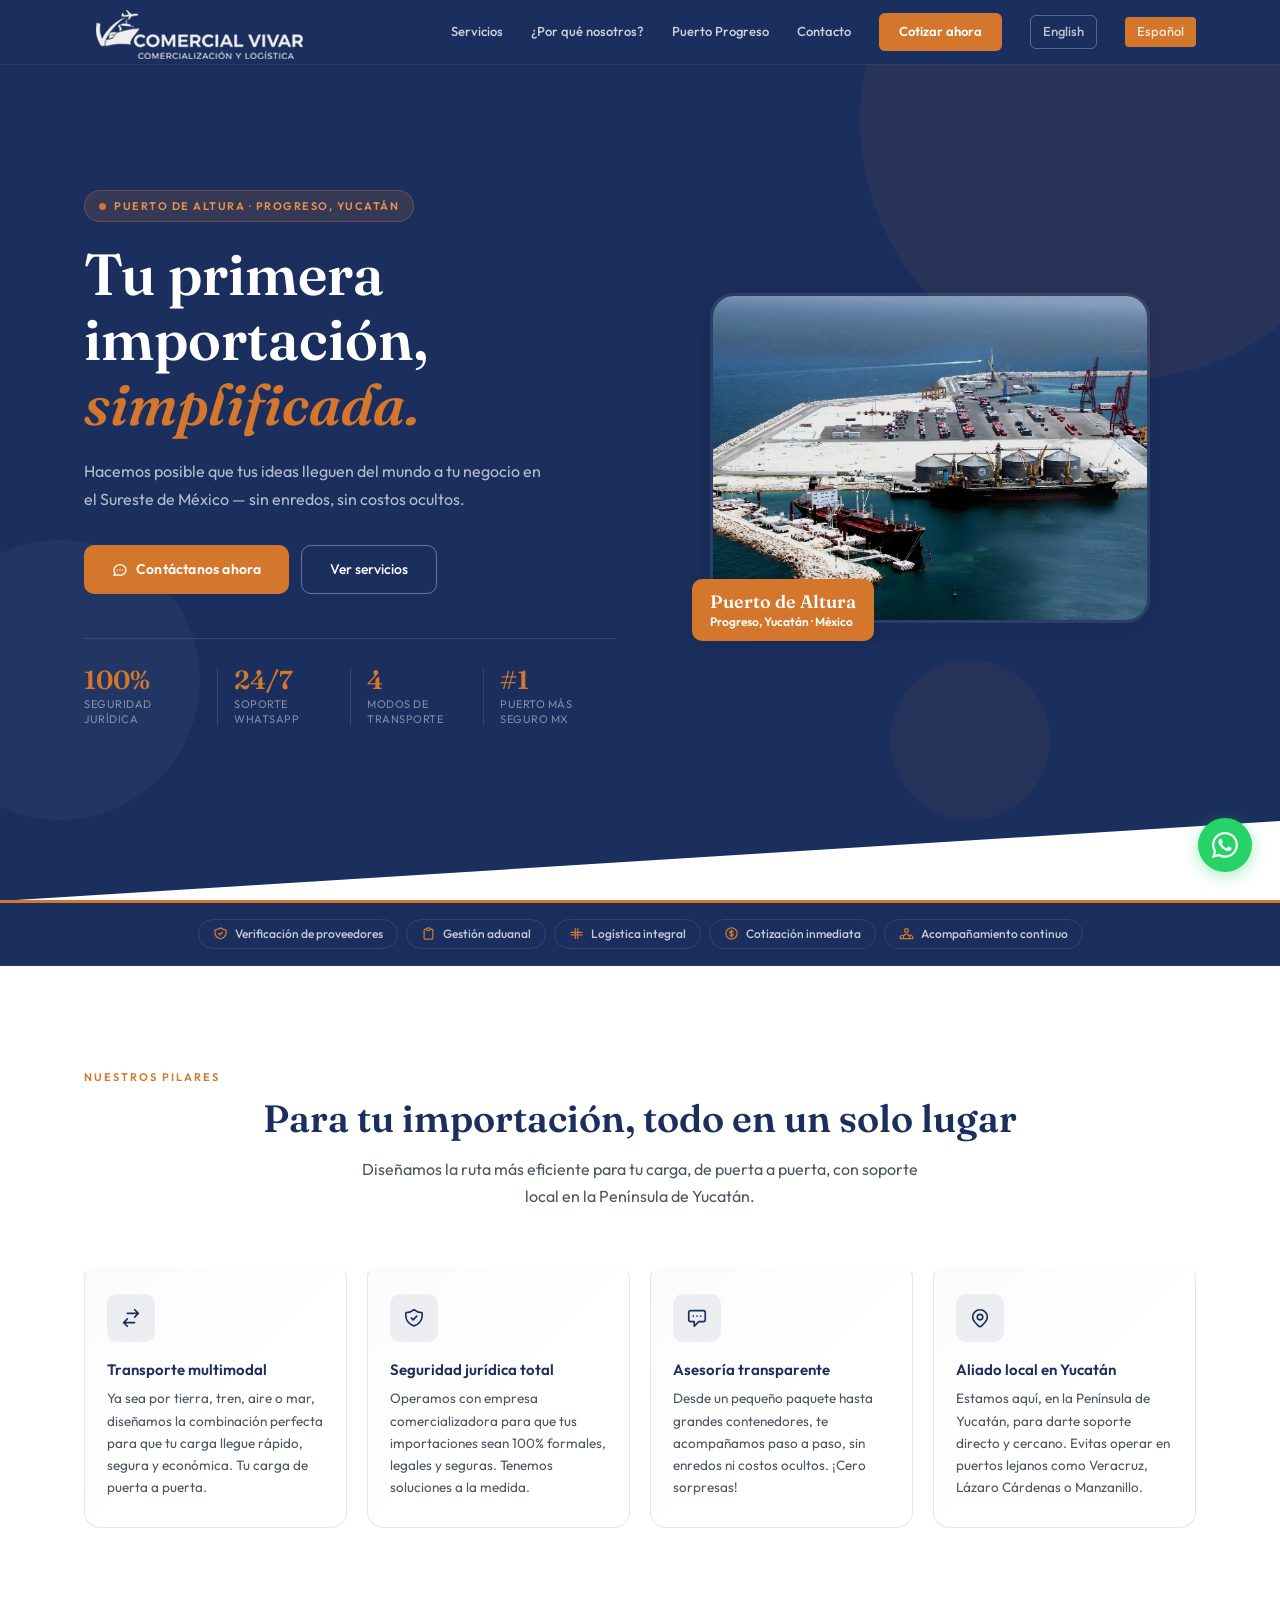
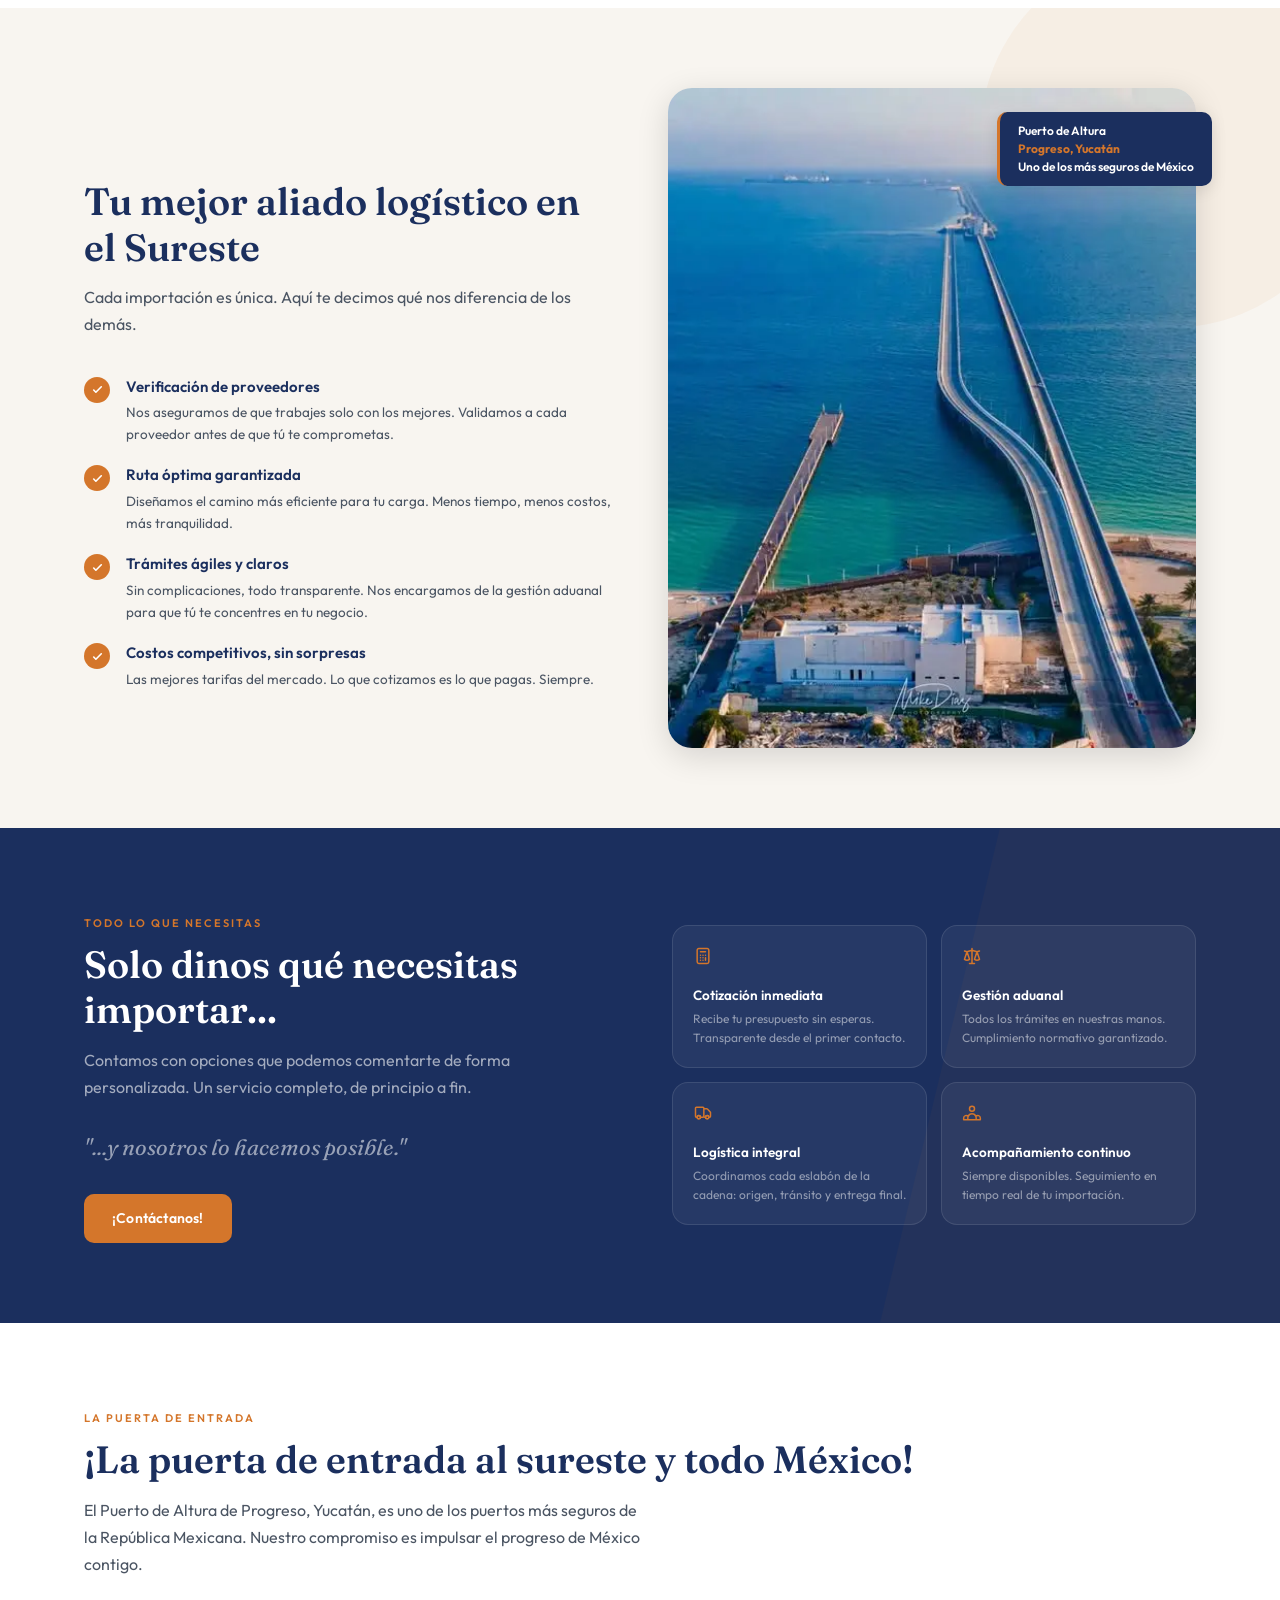
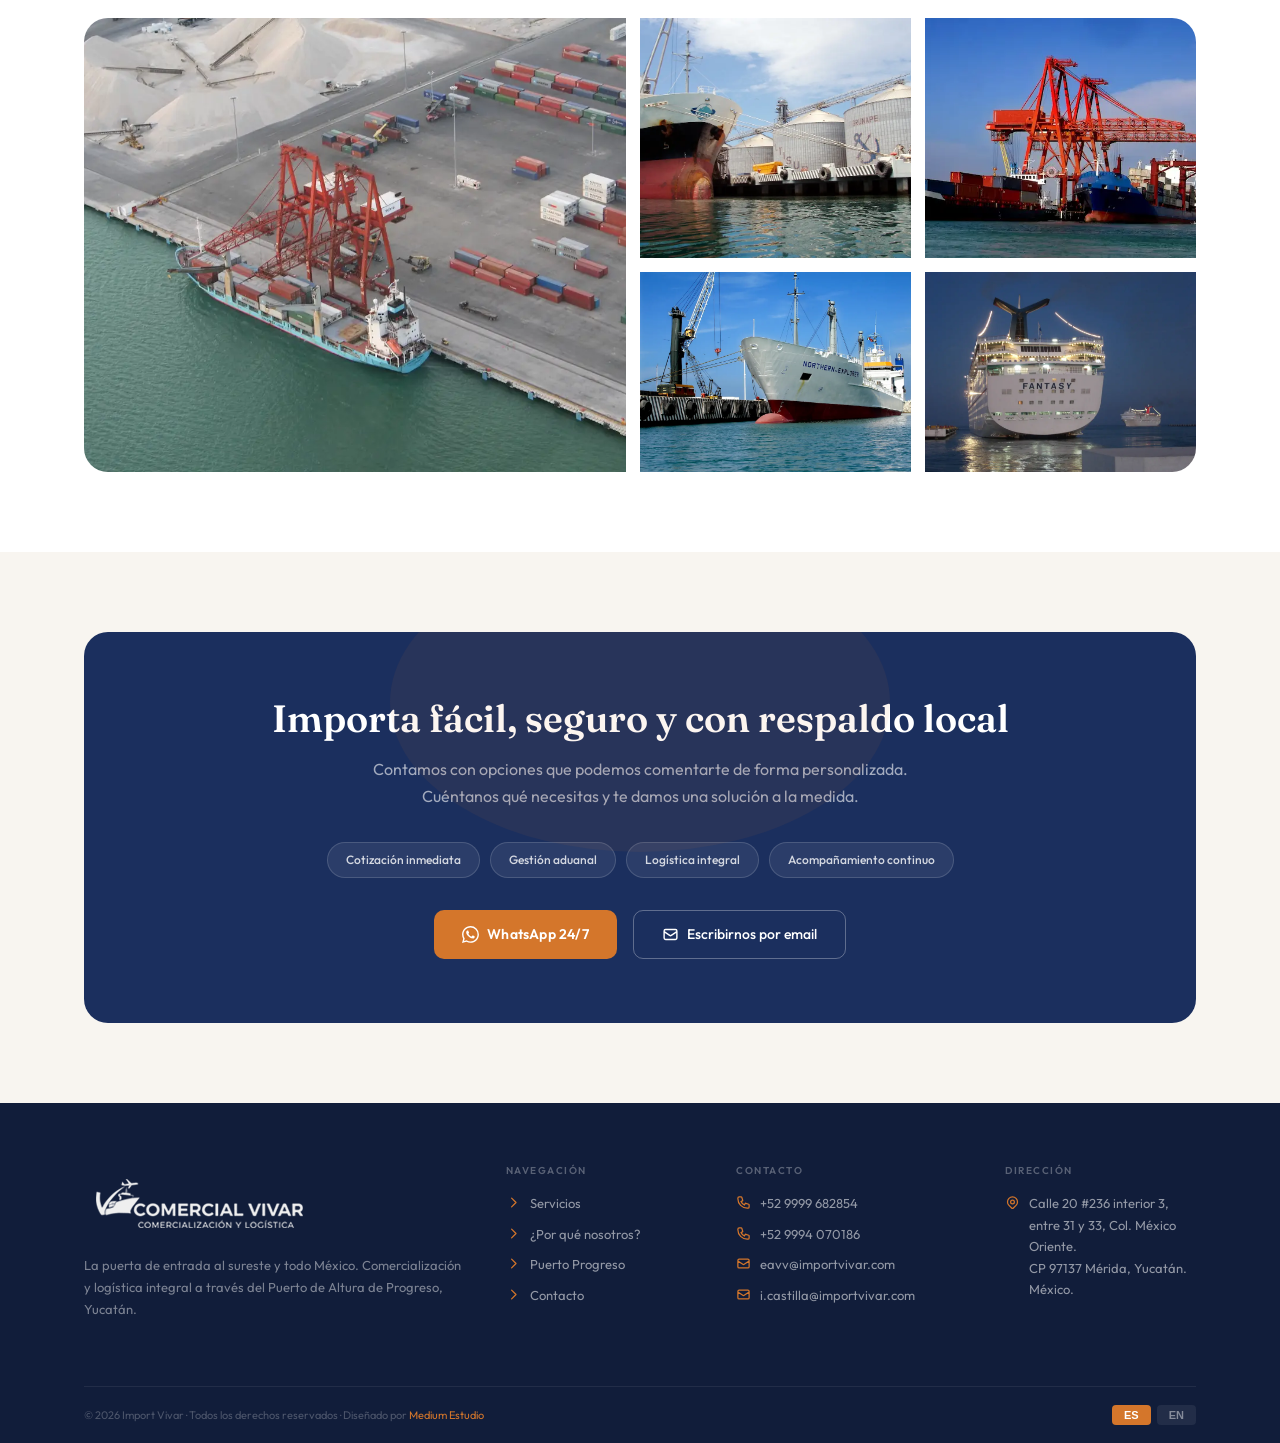
<file: index.html>
<!DOCTYPE html>
<html lang="es">
<head>
  <meta charset="UTF-8" />
  <meta name="viewport" content="width=device-width, initial-scale=1.0" />
  <title>Import Vivar — Tu primera importación, simplificada | Mérida, Yucatán</title>
  <meta name="description" content="Importa de forma sencilla y segura a través del Puerto de Altura en Progreso, Yucatán. Comercialización y logística integral para el Sureste de México." />
  <meta name="robots" content="index, follow" />
  <meta property="og:title" content="Import Vivar — Comercialización y Logística" />
  <meta property="og:description" content="Hacemos posible que tus ideas lleguen del mundo a tu negocio en el Sureste de México." />
  <meta property="og:type" content="website" />
  <meta property="og:url" content="https://importvivar.com/" />
  <link rel="icon" href="assets/Vivar_Ico.png" type="image/png" />
  <link rel="stylesheet" href="assets/style.css" />
  <!-- Preconnect fonts -->
  <link rel="preconnect" href="https://fonts.googleapis.com" />
  <link rel="preconnect" href="https://fonts.gstatic.com" crossorigin />
</head>
<body>

  <!-- ══ NAV ══════════════════════════════════════════════════ -->
  <nav class="nav" id="mainNav" role="navigation" aria-label="Navegación principal">
    <div class="nav-inner">
      <a href="index.html" aria-label="Inicio Import Vivar">
        <img src="assets/Logotipo-Vivar-plata.png" alt="Logotipo Comercial Vivar" class="nav-logo" />
      </a>
      <div class="nav-links">
        <a href="#servicios">Servicios</a>
        <a href="#por-que">¿Por qué nosotros?</a>
        <a href="#puerto">Puerto Progreso</a>
        <a href="#contacto">Contacto</a>
        <a href="#contacto" class="nav-cta">Cotizar ahora</a>

        <a href="index-en.html" class="lang-btn" aria-label="Switch to English">English</a>
        <a href="#" class="lang-pill lang-active" aria-label="Español (seleccionado)">Español</a>

      </div>
      <button class="nav-toggle" id="navToggle" aria-label="Abrir menú" aria-expanded="false">
        <span></span><span></span><span></span>
      </button>
    </div>
  </nav>

  <!-- Mobile menu -->
  <div class="mobile-menu" id="mobileMenu" role="navigation" aria-label="Menú móvil">
    <a href="#servicios">Servicios</a>
    <a href="#por-que">¿Por qué nosotros?</a>
    <a href="#puerto">Puerto Progreso</a>
    <a href="#contacto">Contacto</a>
    <a href="index-en.html" class="lang-btn">EN</a>
    <a href="#contacto" class="nav-cta">Cotizar ahora</a>
  </div>

  <!-- ══ HERO ══════════════════════════════════════════════════ -->
  <header class="hero" id="inicio">
    <div class="hero-deco" aria-hidden="true">
      <span></span><span></span><span></span>
    </div>
    <div class="hero-content">
      <div class="hero-left">
        <div class="hero-badge fade-up delay-1">Puerto de Altura · Progreso, Yucatán</div>
        <h1 class="fade-up delay-2">
          Tu primera<br>importación,<br><em>simplificada.</em>
        </h1>
        <p class="hero-sub fade-up delay-3">
          Hacemos posible que tus ideas lleguen del mundo a tu negocio
          en el Sureste de México — sin enredos, sin costos ocultos.
        </p>
        <div class="hero-btns fade-up delay-4">
          <a href="#contacto" class="btn-primary">
            <svg xmlns="http://www.w3.org/2000/svg" width="16" height="16" fill="none" viewBox="0 0 24 24" stroke="currentColor" stroke-width="2" aria-hidden="true"><path stroke-linecap="round" stroke-linejoin="round" d="M8 12h.01M12 12h.01M16 12h.01M21 12c0 4.418-4.03 8-9 8a9.863 9.863 0 01-4.255-.949L3 20l1.395-3.72C3.512 15.042 3 13.574 3 12c0-4.418 4.03-8 9-8s9 3.582 9 8z" /></svg>
            Contáctanos ahora
          </a>
          <a href="#servicios" class="btn-outline">Ver servicios</a>
        </div>
        <div class="hero-stats fade-up delay-5">
          <div class="stat-item">
            <div class="stat-num">100%</div>
            <div class="stat-label">Seguridad jurídica</div>
          </div>
          <div class="stat-item">
            <div class="stat-num">24/7</div>
            <div class="stat-label">Soporte WhatsApp</div>
          </div>
          <div class="stat-item">
            <div class="stat-num">4</div>
            <div class="stat-label">Modos de transporte</div>
          </div>
          <div class="stat-item">
            <div class="stat-num">#1</div>
            <div class="stat-label">Puerto más seguro MX</div>
          </div>
        </div>
      </div>

      <div class="hero-right fade-up delay-3">
        <div class="hero-card-stack">
          <!-- Reemplaza esta imagen con una foto del Puerto de Progreso -->
          <img
            src="assets/Puerto-Altura-Progreso-Mexico.webp"
            alt="Puerto de Altura de Progreso, Yucatán"
            class="hero-img-main"
            loading="eager"
          />
          <div class="hero-badge-float">
            <span>Puerto de Altura</span>
            Progreso, Yucatán · México
          </div>
        </div>
      </div>
    </div>
  </header>

  <!-- ══ TRUST BAR ═════════════════════════════════════════════ -->
  <div class="trust-bar" aria-label="Nuestros servicios clave">
    <div class="trust-inner">
      <div class="trust-item">
        <svg xmlns="http://www.w3.org/2000/svg" fill="none" viewBox="0 0 24 24" stroke="currentColor" stroke-width="2" aria-hidden="true"><path stroke-linecap="round" stroke-linejoin="round" d="M9 12l2 2 4-4m5.618-4.016A11.955 11.955 0 0112 2.944a11.955 11.955 0 01-8.618 3.04A12.02 12.02 0 003 9c0 5.591 3.824 10.29 9 11.622 5.176-1.332 9-6.03 9-11.622 0-1.042-.133-2.052-.382-3.016z" /></svg>
        Verificación de proveedores
      </div>
      <div class="trust-item">
        <svg xmlns="http://www.w3.org/2000/svg" fill="none" viewBox="0 0 24 24" stroke="currentColor" stroke-width="2" aria-hidden="true"><path stroke-linecap="round" stroke-linejoin="round" d="M9 5H7a2 2 0 00-2 2v12a2 2 0 002 2h10a2 2 0 002-2V7a2 2 0 00-2-2h-2M9 5a2 2 0 002 2h2a2 2 0 002-2M9 5a2 2 0 012-2h2a2 2 0 012 2" /></svg>
        Gestión aduanal
      </div>
      <div class="trust-item">
        <svg xmlns="http://www.w3.org/2000/svg" fill="none" viewBox="0 0 24 24" stroke="currentColor" stroke-width="2" aria-hidden="true"><path stroke-linecap="round" stroke-linejoin="round" d="M3 10h18M3 14h18M10 4v16M14 4v16" /></svg>
        Logística integral
      </div>
      <div class="trust-item">
        <svg xmlns="http://www.w3.org/2000/svg" fill="none" viewBox="0 0 24 24" stroke="currentColor" stroke-width="2" aria-hidden="true"><path stroke-linecap="round" stroke-linejoin="round" d="M12 8c-1.657 0-3 .895-3 2s1.343 2 3 2 3 .895 3 2-1.343 2-3 2m0-8c1.11 0 2.08.402 2.599 1M12 8V7m0 1v8m0 0v1m0-1c-1.11 0-2.08-.402-2.599-1M21 12a9 9 0 11-18 0 9 9 0 0118 0z" /></svg>
        Cotización inmediata
      </div>
      <div class="trust-item">
        <svg xmlns="http://www.w3.org/2000/svg" fill="none" viewBox="0 0 24 24" stroke="currentColor" stroke-width="2" aria-hidden="true"><path stroke-linecap="round" stroke-linejoin="round" d="M17 20h5v-2a3 3 0 00-5.356-1.857M17 20H7m10 0v-2c0-.656-.126-1.283-.356-1.857M7 20H2v-2a3 3 0 015.356-1.857M7 20v-2c0-.656.126-1.283.356-1.857m0 0a5.002 5.002 0 019.288 0M15 7a3 3 0 11-6 0 3 3 0 016 0z" /></svg>
        Acompañamiento continuo
      </div>
    </div>
  </div>

  <!-- ══ PILARES ════════════════════════════════════════════════ -->
  <section class="section-pillars" id="servicios" aria-labelledby="pillars-title">
    <div class="container">
      <div class="section-label reveal">Nuestros pilares</div>
      <h2 class="section-title reveal" id="pillars-title">Para tu importación, todo en un solo lugar</h2>
      <p class="section-sub reveal">
        Diseñamos la ruta más eficiente para tu carga, de puerta a puerta,
        con soporte local en la Península de Yucatán.
      </p>
      <div class="pillars-grid">

        <div class="pillar-card reveal">
          <div class="pillar-icon" aria-hidden="true">
            <svg xmlns="http://www.w3.org/2000/svg" fill="none" viewBox="0 0 24 24" stroke="currentColor" stroke-width="1.8"><path stroke-linecap="round" stroke-linejoin="round" d="M8 7h12m0 0l-4-4m4 4l-4 4m0 6H4m0 0l4 4m-4-4l4-4" /></svg>
          </div>
          <h3 class="pillar-title">Transporte multimodal</h3>
          <p class="pillar-text">Ya sea por tierra, tren, aire o mar, diseñamos la combinación perfecta para que tu carga llegue rápido, segura y económica. Tu carga de puerta a puerta.</p>
        </div>

        <div class="pillar-card reveal">
          <div class="pillar-icon" aria-hidden="true">
            <svg xmlns="http://www.w3.org/2000/svg" fill="none" viewBox="0 0 24 24" stroke="currentColor" stroke-width="1.8"><path stroke-linecap="round" stroke-linejoin="round" d="M9 12l2 2 4-4m5.618-4.016A11.955 11.955 0 0112 2.944a11.955 11.955 0 01-8.618 3.04A12.02 12.02 0 003 9c0 5.591 3.824 10.29 9 11.622 5.176-1.332 9-6.03 9-11.622 0-1.042-.133-2.052-.382-3.016z" /></svg>
          </div>
          <h3 class="pillar-title">Seguridad jurídica total</h3>
          <p class="pillar-text">Operamos con empresa comercializadora para que tus importaciones sean 100% formales, legales y seguras. Tenemos soluciones a la medida.</p>
        </div>

        <div class="pillar-card reveal">
          <div class="pillar-icon" aria-hidden="true">
            <svg xmlns="http://www.w3.org/2000/svg" fill="none" viewBox="0 0 24 24" stroke="currentColor" stroke-width="1.8"><path stroke-linecap="round" stroke-linejoin="round" d="M8 10h.01M12 10h.01M16 10h.01M9 16H5a2 2 0 01-2-2V6a2 2 0 012-2h14a2 2 0 012 2v8a2 2 0 01-2 2h-5l-5 5v-5z" /></svg>
          </div>
          <h3 class="pillar-title">Asesoría transparente</h3>
          <p class="pillar-text">Desde un pequeño paquete hasta grandes contenedores, te acompañamos paso a paso, sin enredos ni costos ocultos. ¡Cero sorpresas!</p>
        </div>

        <div class="pillar-card reveal">
          <div class="pillar-icon" aria-hidden="true">
            <svg xmlns="http://www.w3.org/2000/svg" fill="none" viewBox="0 0 24 24" stroke="currentColor" stroke-width="1.8"><path stroke-linecap="round" stroke-linejoin="round" d="M17.657 16.657L13.414 20.9a1.998 1.998 0 01-2.827 0l-4.244-4.243a8 8 0 1111.314 0z" /><path stroke-linecap="round" stroke-linejoin="round" d="M15 11a3 3 0 11-6 0 3 3 0 016 0z" /></svg>
          </div>
          <h3 class="pillar-title">Aliado local en Yucatán</h3>
          <p class="pillar-text">Estamos aquí, en la Península de Yucatán, para darte soporte directo y cercano. Evitas operar en puertos lejanos como Veracruz, Lázaro Cárdenas o Manzanillo.</p>
        </div>

      </div>
    </div>
  </section>

  <!-- ══ POR QUÉ NOSOTROS ═══════════════════════════════════════ -->
  <section class="section-why" id="por-que" aria-labelledby="why-title">
    <div class="container">
      <div class="why-grid">
        <div>
          <div class="section-label reveal">¿Por qué elegirnos?</div>
          <h2 class="section-title reveal" id="why-title">Tu mejor aliado logístico en el Sureste</h2>
          <p class="section-sub reveal" style="margin-bottom: 36px;">
            Cada importación es única. Aquí te decimos qué nos diferencia de los demás.
          </p>
          <ul class="why-list" role="list">
            <li class="why-item reveal">
              <div class="why-check" aria-hidden="true">
                <svg xmlns="http://www.w3.org/2000/svg" fill="none" viewBox="0 0 24 24" stroke="currentColor" stroke-width="3"><path stroke-linecap="round" stroke-linejoin="round" d="M5 13l4 4L19 7" /></svg>
              </div>
              <div>
                <div class="why-item-title">Verificación de proveedores</div>
                <div class="why-item-text">Nos aseguramos de que trabajes solo con los mejores. Validamos a cada proveedor antes de que tú te comprometas.</div>
              </div>
            </li>
            <li class="why-item reveal">
              <div class="why-check" aria-hidden="true">
                <svg xmlns="http://www.w3.org/2000/svg" fill="none" viewBox="0 0 24 24" stroke="currentColor" stroke-width="3"><path stroke-linecap="round" stroke-linejoin="round" d="M5 13l4 4L19 7" /></svg>
              </div>
              <div>
                <div class="why-item-title">Ruta óptima garantizada</div>
                <div class="why-item-text">Diseñamos el camino más eficiente para tu carga. Menos tiempo, menos costos, más tranquilidad.</div>
              </div>
            </li>
            <li class="why-item reveal">
              <div class="why-check" aria-hidden="true">
                <svg xmlns="http://www.w3.org/2000/svg" fill="none" viewBox="0 0 24 24" stroke="currentColor" stroke-width="3"><path stroke-linecap="round" stroke-linejoin="round" d="M5 13l4 4L19 7" /></svg>
              </div>
              <div>
                <div class="why-item-title">Trámites ágiles y claros</div>
                <div class="why-item-text">Sin complicaciones, todo transparente. Nos encargamos de la gestión aduanal para que tú te concentres en tu negocio.</div>
              </div>
            </li>
            <li class="why-item reveal">
              <div class="why-check" aria-hidden="true">
                <svg xmlns="http://www.w3.org/2000/svg" fill="none" viewBox="0 0 24 24" stroke="currentColor" stroke-width="3"><path stroke-linecap="round" stroke-linejoin="round" d="M5 13l4 4L19 7" /></svg>
              </div>
              <div>
                <div class="why-item-title">Costos competitivos, sin sorpresas</div>
                <div class="why-item-text">Las mejores tarifas del mercado. Lo que cotizamos es lo que pagas. Siempre.</div>
              </div>
            </li>
          </ul>
        </div>

        <div class="why-visual reveal">
          <!-- Reemplaza con una foto del equipo o de las instalaciones -->
          <img
            src="assets/Puerto-Altura-Progreso-Mexico-Ft2.webp"
            alt="Puerto de Altura de Progreso, Yucatán"
            class="why-img"
            loading="lazy"
          />
          <div class="why-tag">
            Puerto de Altura<br>
            <strong style="color: #D4762B;">Progreso, Yucatán</strong><br>
            Uno de los más seguros de México
          </div>
        </div>
      </div>
    </div>
  </section>

  <!-- ══ SERVICIOS ══════════════════════════════════════════════ -->
  <section class="section-services" aria-labelledby="services-title">
    <div class="container">
      <div class="services-inner">
        <div class="services-left">
          <div class="section-label reveal">Todo lo que necesitas</div>
          <h2 class="section-title reveal" id="services-title">
            Solo dinos qué necesitas importar...
          </h2>
          <p class="section-sub reveal" style="margin-bottom: 28px;">
            Contamos con opciones que podemos comentarte de forma personalizada.
            Un servicio completo, de principio a fin.
          </p>
          <p style="font-size: 22px; font-family: var(--font-display); color: rgba(255,255,255,0.55); margin-bottom: 28px; font-style: italic;" class="reveal">
            "...y nosotros lo hacemos posible."
          </p>
          <a href="#contacto" class="btn-primary reveal">¡Contáctanos!</a>
        </div>

        <div class="services-grid">
          <div class="service-card reveal">
            <svg xmlns="http://www.w3.org/2000/svg" fill="none" viewBox="0 0 24 24" stroke="currentColor" stroke-width="1.8" aria-hidden="true"><path stroke-linecap="round" stroke-linejoin="round" d="M9 7h6m0 10v-3m-3 3h.01M9 17h.01M9 14h.01M12 14h.01M15 11h.01M12 11h.01M9 11h.01M7 21h10a2 2 0 002-2V5a2 2 0 00-2-2H7a2 2 0 00-2 2v14a2 2 0 002 2z" /></svg>
            <div class="service-card-title">Cotización inmediata</div>
            <div class="service-card-text">Recibe tu presupuesto sin esperas. Transparente desde el primer contacto.</div>
          </div>
          <div class="service-card reveal">
            <svg xmlns="http://www.w3.org/2000/svg" fill="none" viewBox="0 0 24 24" stroke="currentColor" stroke-width="1.8" aria-hidden="true"><path stroke-linecap="round" stroke-linejoin="round" d="M3 6l3 1m0 0l-3 9a5.002 5.002 0 006.001 0M6 7l3 9M6 7l6-2m6 2l3-1m-3 1l-3 9a5.002 5.002 0 006.001 0M18 7l3 9m-3-9l-6-2m0-2v2m0 16V5m0 16H9m3 0h3" /></svg>
            <div class="service-card-title">Gestión aduanal</div>
            <div class="service-card-text">Todos los trámites en nuestras manos. Cumplimiento normativo garantizado.</div>
          </div>
          <div class="service-card reveal">
            <svg xmlns="http://www.w3.org/2000/svg" fill="none" viewBox="0 0 24 24" stroke="currentColor" stroke-width="1.8" aria-hidden="true"><path d="M9 17a2 2 0 11-4 0 2 2 0 014 0zM19 17a2 2 0 11-4 0 2 2 0 014 0z" /><path stroke-linecap="round" stroke-linejoin="round" d="M13 16V6a1 1 0 00-1-1H4a1 1 0 00-1 1v10a1 1 0 001 1h1m8-1a1 1 0 01-1 1H9m4-1V8a1 1 0 011-1h2.586a1 1 0 01.707.293l3.414 3.414a1 1 0 01.293.707V16a1 1 0 01-1 1h-1m-6-1a1 1 0 001 1h1M5 17a2 2 0 104 0m-4 0a2 2 0 114 0m6 0a2 2 0 104 0m-4 0a2 2 0 114 0" /></svg>
            <div class="service-card-title">Logística integral</div>
            <div class="service-card-text">Coordinamos cada eslabón de la cadena: origen, tránsito y entrega final.</div>
          </div>
          <div class="service-card reveal">
            <svg xmlns="http://www.w3.org/2000/svg" fill="none" viewBox="0 0 24 24" stroke="currentColor" stroke-width="1.8" aria-hidden="true"><path stroke-linecap="round" stroke-linejoin="round" d="M17 20h5v-2a3 3 0 00-5.356-1.857M17 20H7m10 0v-2c0-.656-.126-1.283-.356-1.857M7 20H2v-2a3 3 0 015.356-1.857M7 20v-2c0-.656.126-1.283.356-1.857m0 0a5.002 5.002 0 019.288 0M15 7a3 3 0 11-6 0 3 3 0 016 0z" /></svg>
            <div class="service-card-title">Acompañamiento continuo</div>
            <div class="service-card-text">Siempre disponibles. Seguimiento en tiempo real de tu importación.</div>
          </div>
        </div>
      </div>
    </div>
  </section>

  <!-- ══ PUERTO ═════════════════════════════════════════════════ -->
  <section class="section-port" id="puerto" aria-labelledby="port-title">
    <div class="container">
      <div class="port-header">
        <div class="section-label reveal">La puerta de entrada</div>
        <h2 class="section-title reveal" id="port-title">
          ¡La puerta de entrada al sureste y todo México!
        </h2>
        <p class="section-sub reveal">
          El Puerto de Altura de Progreso, Yucatán, es uno de los puertos más seguros
          de la República Mexicana. Nuestro compromiso es impulsar el progreso de México contigo.
        </p>
      </div>
      <div class="port-gallery reveal" role="list" aria-label="Galería del Puerto de Progreso">
        <div class="port-item" role="listitem">
          <img
            src="assets/Puerto-Altura-Progreso-Mexico-Ft.webp"
            alt="Vista aérea del Puerto de Progreso, Yucatán"
            class="port-img"
            loading="lazy"
          />
          <div class="port-overlay"><span class="port-overlay-text">Puerto de Altura · Progreso</span></div>
        </div>
        <div class="port-item" role="listitem">
          <img
            src="assets/Puerto-Altura-Progreso-Mexico-Ft3.webp"
            alt="Instalaciones del Puerto de Altura de Progreso"
            class="port-img"
            loading="lazy"
          />
          <div class="port-overlay"><span class="port-overlay-text">Infraestructura portuaria</span></div>
        </div>
        <div class="port-item" role="listitem">
          <img
            src="assets/Puerto-Altura-Progreso-Mexico-Ft4.webp"
            alt="Operación de contenedores en el Puerto de Progreso"
            class="port-img"
            loading="lazy"
          />
          <div class="port-overlay"><span class="port-overlay-text">Operación de contenedores</span></div>
        </div>
        <div class="port-item" role="listitem">
          <img
            src="assets/Puerto-Altura-Progreso-Mexico-Ft6.webp"
            alt="Logística portuaria en Progreso, Yucatán"
            class="port-img"
            loading="lazy"
          />
          <div class="port-overlay"><span class="port-overlay-text">Logística de clase mundial</span></div>
        </div>
        <div class="port-item" role="listitem">
          <img
            src="assets/Puerto-Altura-Progreso-Mexico-Ft5.webp"
            alt="El puerto más seguro de México"
            class="port-img"
            loading="lazy"
          />
          <div class="port-overlay"><span class="port-overlay-text">Seguridad certificada</span></div>
        </div>
      </div>
    </div>
  </section>

  <!-- ══ CTA ════════════════════════════════════════════════════ -->
  <section class="section-cta" id="contacto" aria-labelledby="cta-title">
    <div class="container">
      <div class="cta-box reveal">
        <h2 class="section-title" id="cta-title">Importa fácil, seguro y con respaldo local</h2>
        <p class="section-sub">
          Contamos con opciones que podemos comentarte de forma personalizada.
          Cuéntanos qué necesitas y te damos una solución a la medida.
        </p>
        <div class="cta-pills">
          <span class="cta-pill">Cotización inmediata</span>
          <span class="cta-pill">Gestión aduanal</span>
          <span class="cta-pill">Logística integral</span>
          <span class="cta-pill">Acompañamiento continuo</span>
        </div>
        <div style="display: flex; gap: 16px; justify-content: center; flex-wrap: wrap;">
          <a href="https://wa.me/529999682854" target="_blank" rel="noopener noreferrer" class="btn-primary">
            <svg xmlns="http://www.w3.org/2000/svg" width="17" height="17" fill="currentColor" viewBox="0 0 16 16" aria-hidden="true"><path d="M13.601 2.326A7.854 7.854 0 0 0 7.994 0C3.627 0 .068 3.558.064 7.926c0 1.399.366 2.76 1.057 3.965L0 16l4.204-1.102a7.933 7.933 0 0 0 3.79.965h.004c4.368 0 7.926-3.558 7.93-7.93A7.898 7.898 0 0 0 13.6 2.326zM7.994 14.521a6.573 6.573 0 0 1-3.356-.92l-.24-.144-2.494.654.666-2.433-.156-.251a6.56 6.56 0 0 1-1.007-3.505c0-3.626 2.957-6.584 6.591-6.584a6.56 6.56 0 0 1 4.66 1.931 6.557 6.557 0 0 1 1.928 4.66c-.004 3.639-2.961 6.592-6.592 6.592zm3.615-4.934c-.197-.099-1.17-.578-1.353-.646-.182-.065-.315-.099-.445.099-.133.197-.513.646-.627.775-.114.133-.232.148-.43.05-.197-.1-.836-.308-1.592-.985-.59-.525-.985-1.175-1.103-1.372-.114-.198-.011-.304.088-.403.087-.088.197-.232.296-.346.1-.114.133-.198.198-.33.065-.134.034-.248-.015-.347-.05-.099-.445-1.076-.612-1.47-.16-.389-.323-.335-.445-.34-.114-.007-.247-.007-.38-.007a.729.729 0 0 0-.529.247c-.182.198-.691.677-.691 1.654 0 .977.71 1.916.81 2.049.098.133 1.394 2.132 3.383 2.992.47.205.84.326 1.129.418.475.152.904.129 1.246.08.38-.058 1.171-.48 1.338-.943.164-.464.164-.86.114-.943-.049-.084-.182-.133-.38-.232z"/></svg>
            WhatsApp 24/7
          </a>
          <a href="mailto:eavv@importvivar.com" class="btn-outline" style="border-color: rgba(255,255,255,0.3);">
            <svg xmlns="http://www.w3.org/2000/svg" fill="none" viewBox="0 0 24 24" stroke="currentColor" stroke-width="2" width="17" height="17" aria-hidden="true"><path stroke-linecap="round" stroke-linejoin="round" d="M3 8l7.89 5.26a2 2 0 002.22 0L21 8M5 19h14a2 2 0 002-2V7a2 2 0 00-2-2H5a2 2 0 00-2 2v10a2 2 0 002 2z" /></svg>
            Escribirnos por email
          </a>
        </div>
      </div>
    </div>
  </section>

  <!-- ══ FOOTER ═════════════════════════════════════════════════ -->
  <footer class="footer" role="contentinfo">
    <div class="container">
      <div class="footer-grid">
        <div>
          <div class="footer-logo">
            <img src="assets/Logotipo-Vivar-plata.png" alt="Logotipo Comercial Vivar" />
          </div>
          <p class="footer-desc">
            La puerta de entrada al sureste y todo México.
            Comercialización y logística integral a través del Puerto de Altura
            de Progreso, Yucatán.
          </p>
        </div>

        <div>
          <div class="footer-col-title">Navegación</div>
          <a href="#servicios" class="footer-link">
            <svg xmlns="http://www.w3.org/2000/svg" fill="none" viewBox="0 0 24 24" stroke="currentColor" stroke-width="2" aria-hidden="true"><path stroke-linecap="round" stroke-linejoin="round" d="M9 5l7 7-7 7" /></svg>
            Servicios
          </a>
          <a href="#por-que" class="footer-link">
            <svg xmlns="http://www.w3.org/2000/svg" fill="none" viewBox="0 0 24 24" stroke="currentColor" stroke-width="2" aria-hidden="true"><path stroke-linecap="round" stroke-linejoin="round" d="M9 5l7 7-7 7" /></svg>
            ¿Por qué nosotros?
          </a>
          <a href="#puerto" class="footer-link">
            <svg xmlns="http://www.w3.org/2000/svg" fill="none" viewBox="0 0 24 24" stroke="currentColor" stroke-width="2" aria-hidden="true"><path stroke-linecap="round" stroke-linejoin="round" d="M9 5l7 7-7 7" /></svg>
            Puerto Progreso
          </a>
          <a href="#contacto" class="footer-link">
            <svg xmlns="http://www.w3.org/2000/svg" fill="none" viewBox="0 0 24 24" stroke="currentColor" stroke-width="2" aria-hidden="true"><path stroke-linecap="round" stroke-linejoin="round" d="M9 5l7 7-7 7" /></svg>
            Contacto
          </a>
        </div>

        <div>
          <div class="footer-col-title">Contacto</div>
          <a href="https://wa.me/529999682854" target="_blank" rel="noopener noreferrer" class="footer-link">
            <svg xmlns="http://www.w3.org/2000/svg" fill="none" viewBox="0 0 24 24" stroke="currentColor" stroke-width="2" aria-hidden="true"><path stroke-linecap="round" stroke-linejoin="round" d="M3 5a2 2 0 012-2h3.28a1 1 0 01.948.684l1.498 4.493a1 1 0 01-.502 1.21l-2.257 1.13a11.042 11.042 0 005.516 5.516l1.13-2.257a1 1 0 011.21-.502l4.493 1.498a1 1 0 01.684.949V19a2 2 0 01-2 2h-1C9.716 21 3 14.284 3 6V5z" /></svg>
            +52 9999 682854
          </a>
          <a href="https://wa.me/529994070186" target="_blank" rel="noopener noreferrer" class="footer-link">
            <svg xmlns="http://www.w3.org/2000/svg" fill="none" viewBox="0 0 24 24" stroke="currentColor" stroke-width="2" aria-hidden="true"><path stroke-linecap="round" stroke-linejoin="round" d="M3 5a2 2 0 012-2h3.28a1 1 0 01.948.684l1.498 4.493a1 1 0 01-.502 1.21l-2.257 1.13a11.042 11.042 0 005.516 5.516l1.13-2.257a1 1 0 011.21-.502l4.493 1.498a1 1 0 01.684.949V19a2 2 0 01-2 2h-1C9.716 21 3 14.284 3 6V5z" /></svg>
            +52 9994 070186
          </a>
          <a href="mailto:eavv@importvivar.com" class="footer-link">
            <svg xmlns="http://www.w3.org/2000/svg" fill="none" viewBox="0 0 24 24" stroke="currentColor" stroke-width="2" aria-hidden="true"><path stroke-linecap="round" stroke-linejoin="round" d="M3 8l7.89 5.26a2 2 0 002.22 0L21 8M5 19h14a2 2 0 002-2V7a2 2 0 00-2-2H5a2 2 0 00-2 2v10a2 2 0 002 2z" /></svg>
            eavv@importvivar.com
          </a>
          <a href="mailto:i.castilla@importvivar.com" class="footer-link">
            <svg xmlns="http://www.w3.org/2000/svg" fill="none" viewBox="0 0 24 24" stroke="currentColor" stroke-width="2" aria-hidden="true"><path stroke-linecap="round" stroke-linejoin="round" d="M3 8l7.89 5.26a2 2 0 002.22 0L21 8M5 19h14a2 2 0 002-2V7a2 2 0 00-2-2H5a2 2 0 00-2 2v10a2 2 0 002 2z" /></svg>
            i.castilla@importvivar.com
          </a>
        </div>

        <div>
          <div class="footer-col-title">Dirección</div>
          <a href="https://maps.google.com/?q=Calle+20+236+Merida+Yucatan" target="_blank" rel="noopener noreferrer" class="footer-link">
            <svg xmlns="http://www.w3.org/2000/svg" fill="none" viewBox="0 0 24 24" stroke="currentColor" stroke-width="2" aria-hidden="true"><path stroke-linecap="round" stroke-linejoin="round" d="M17.657 16.657L13.414 20.9a1.998 1.998 0 01-2.827 0l-4.244-4.243a8 8 0 1111.314 0z" /><path stroke-linecap="round" stroke-linejoin="round" d="M15 11a3 3 0 11-6 0 3 3 0 016 0z" /></svg>
            Calle 20 #236 interior 3,<br>
            entre 31 y 33, Col. México Oriente.<br>
            CP 97137 Mérida, Yucatán. México.
          </a>
        </div>
      </div>

      <div class="footer-bottom">
        <span>
          © 2026 Import Vivar · Todos los derechos reservados ·
          Diseñado por <a href="https://mediumestudio.xyz" target="_blank" rel="noopener noreferrer">Medium Estudio </a>
        </span>
        <div class="lang-toggle" role="group" aria-label="Seleccionar idioma">
          <button class="lang-pill lang-active" aria-current="true" aria-label="Español (seleccionado)">ES</button>
          <a href="index-en.html"><button class="lang-pill lang-inactive" aria-label="English">EN</button></a>
        </div>
      </div>
    </div>
  </footer>

  <!-- ══ WhatsApp Flotante ══════════════════════════════════════ -->
  <a
    href="https://wa.me/529999682854?text=Hola%2C%20me%20interesa%20importar%20y%20quisiera%20m%C3%A1s%20informaci%C3%B3n."
    class="wa-float"
    target="_blank"
    rel="noopener noreferrer"
    aria-label="Contactar por WhatsApp"
  >
    <div class="wa-tooltip">¿Necesitas ayuda?</div>
    <svg xmlns="http://www.w3.org/2000/svg" fill="currentColor" viewBox="0 0 16 16" aria-hidden="true"><path d="M13.601 2.326A7.854 7.854 0 0 0 7.994 0C3.627 0 .068 3.558.064 7.926c0 1.399.366 2.76 1.057 3.965L0 16l4.204-1.102a7.933 7.933 0 0 0 3.79.965h.004c4.368 0 7.926-3.558 7.93-7.93A7.898 7.898 0 0 0 13.6 2.326zM7.994 14.521a6.573 6.573 0 0 1-3.356-.92l-.24-.144-2.494.654.666-2.433-.156-.251a6.56 6.56 0 0 1-1.007-3.505c0-3.626 2.957-6.584 6.591-6.584a6.56 6.56 0 0 1 4.66 1.931 6.557 6.557 0 0 1 1.928 4.66c-.004 3.639-2.961 6.592-6.592 6.592zm3.615-4.934c-.197-.099-1.17-.578-1.353-.646-.182-.065-.315-.099-.445.099-.133.197-.513.646-.627.775-.114.133-.232.148-.43.05-.197-.1-.836-.308-1.592-.985-.59-.525-.985-1.175-1.103-1.372-.114-.198-.011-.304.088-.403.087-.088.197-.232.296-.346.1-.114.133-.198.198-.33.065-.134.034-.248-.015-.347-.05-.099-.445-1.076-.612-1.47-.16-.389-.323-.335-.445-.34-.114-.007-.247-.007-.38-.007a.729.729 0 0 0-.529.247c-.182.198-.691.677-.691 1.654 0 .977.71 1.916.81 2.049.098.133 1.394 2.132 3.383 2.992.47.205.84.326 1.129.418.475.152.904.129 1.246.08.38-.058 1.171-.48 1.338-.943.164-.464.164-.86.114-.943-.049-.084-.182-.133-.38-.232z"/></svg>
  </a>

  <!-- ══ JS ══════════════════════════════════════════════════════ -->
  <script>
    // Nav scroll effect
    const nav = document.getElementById('mainNav');
    window.addEventListener('scroll', () => {
      nav.classList.toggle('scrolled', window.scrollY > 40);
    }, { passive: true });

    // Mobile menu
    const toggle = document.getElementById('navToggle');
    const menu = document.getElementById('mobileMenu');
    toggle.addEventListener('click', () => {
      const open = menu.classList.toggle('open');
      toggle.classList.toggle('open', open);
      toggle.setAttribute('aria-expanded', open);
    });
    // Close menu on link click
    menu.querySelectorAll('a').forEach(link => {
      link.addEventListener('click', () => {
        menu.classList.remove('open');
        toggle.classList.remove('open');
        toggle.setAttribute('aria-expanded', false);
      });
    });

    // Scroll reveal
    const observer = new IntersectionObserver((entries) => {
      entries.forEach(entry => {
        if (entry.isIntersecting) {
          entry.target.classList.add('visible');
          observer.unobserve(entry.target);
        }
      });
    }, { threshold: 0.12, rootMargin: '0px 0px -40px 0px' });

    document.querySelectorAll('.reveal').forEach(el => observer.observe(el));
  </script>

</body>
</html>
</file>
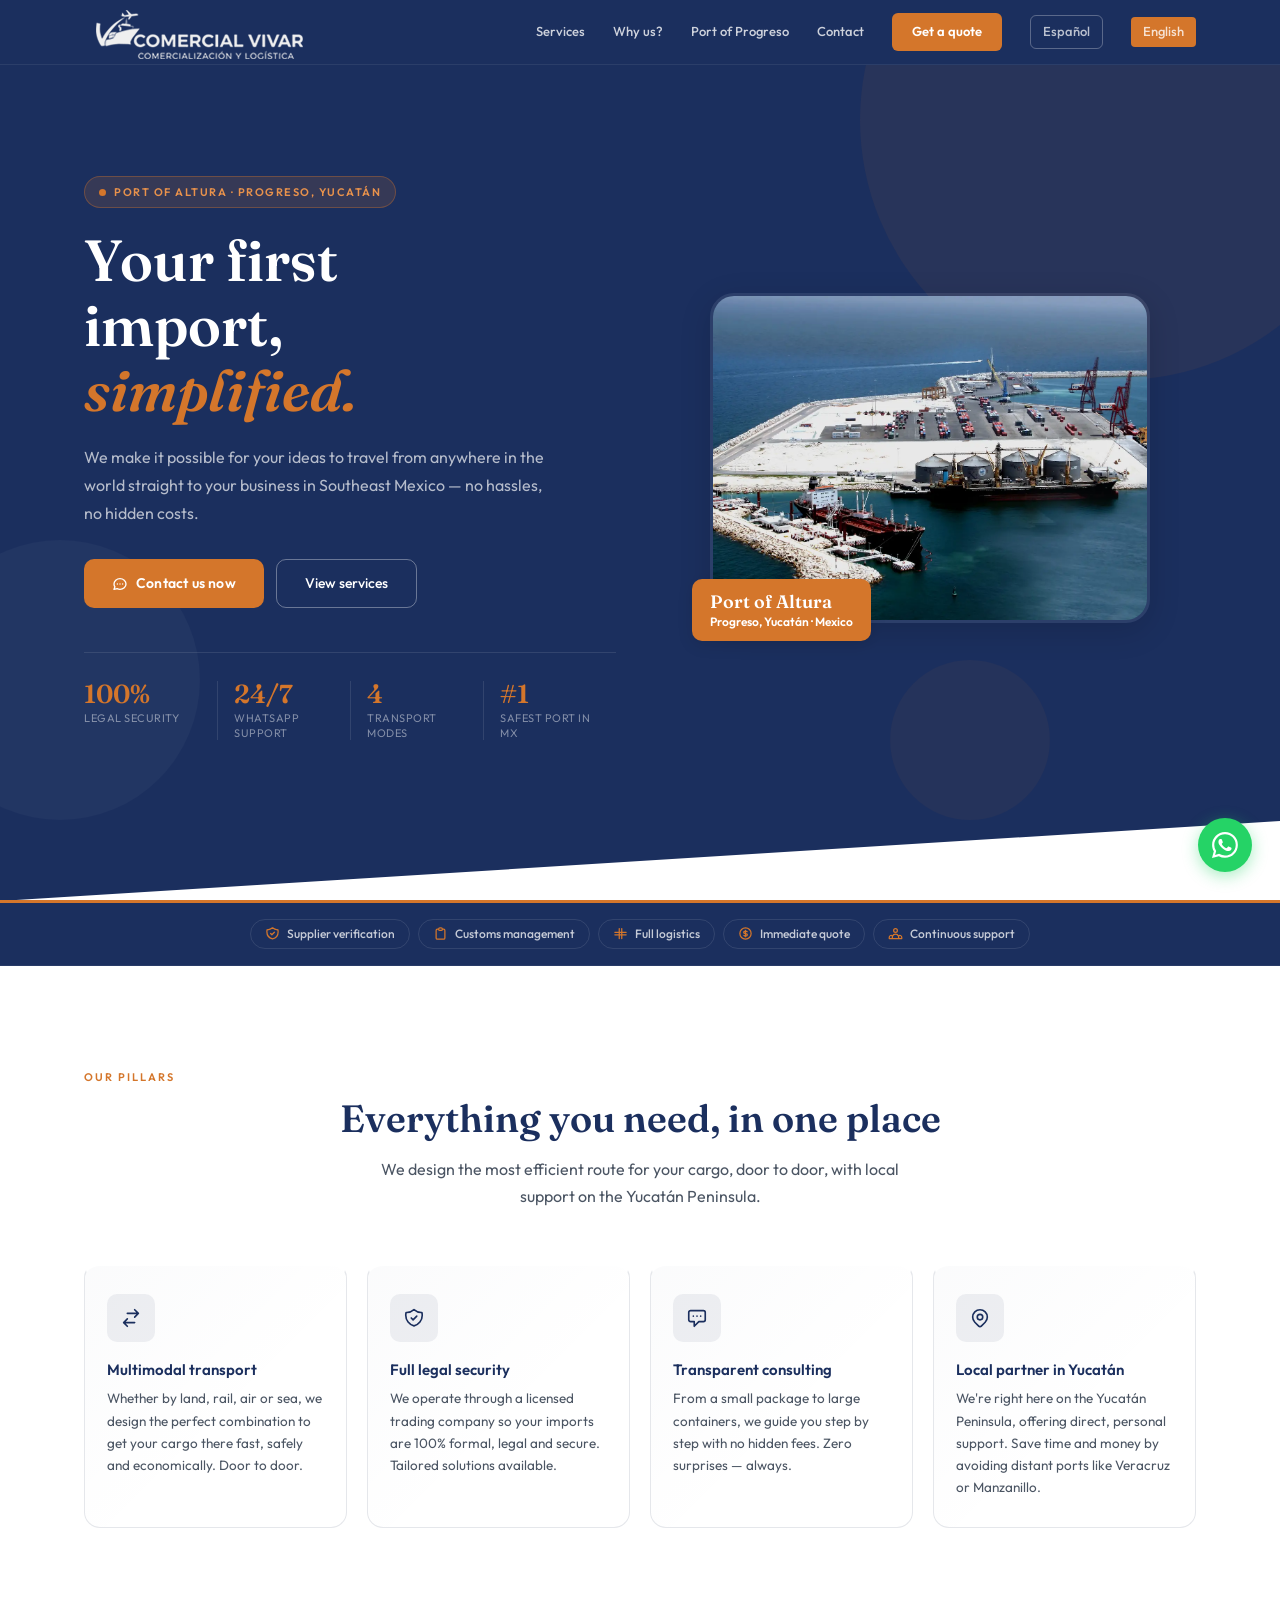
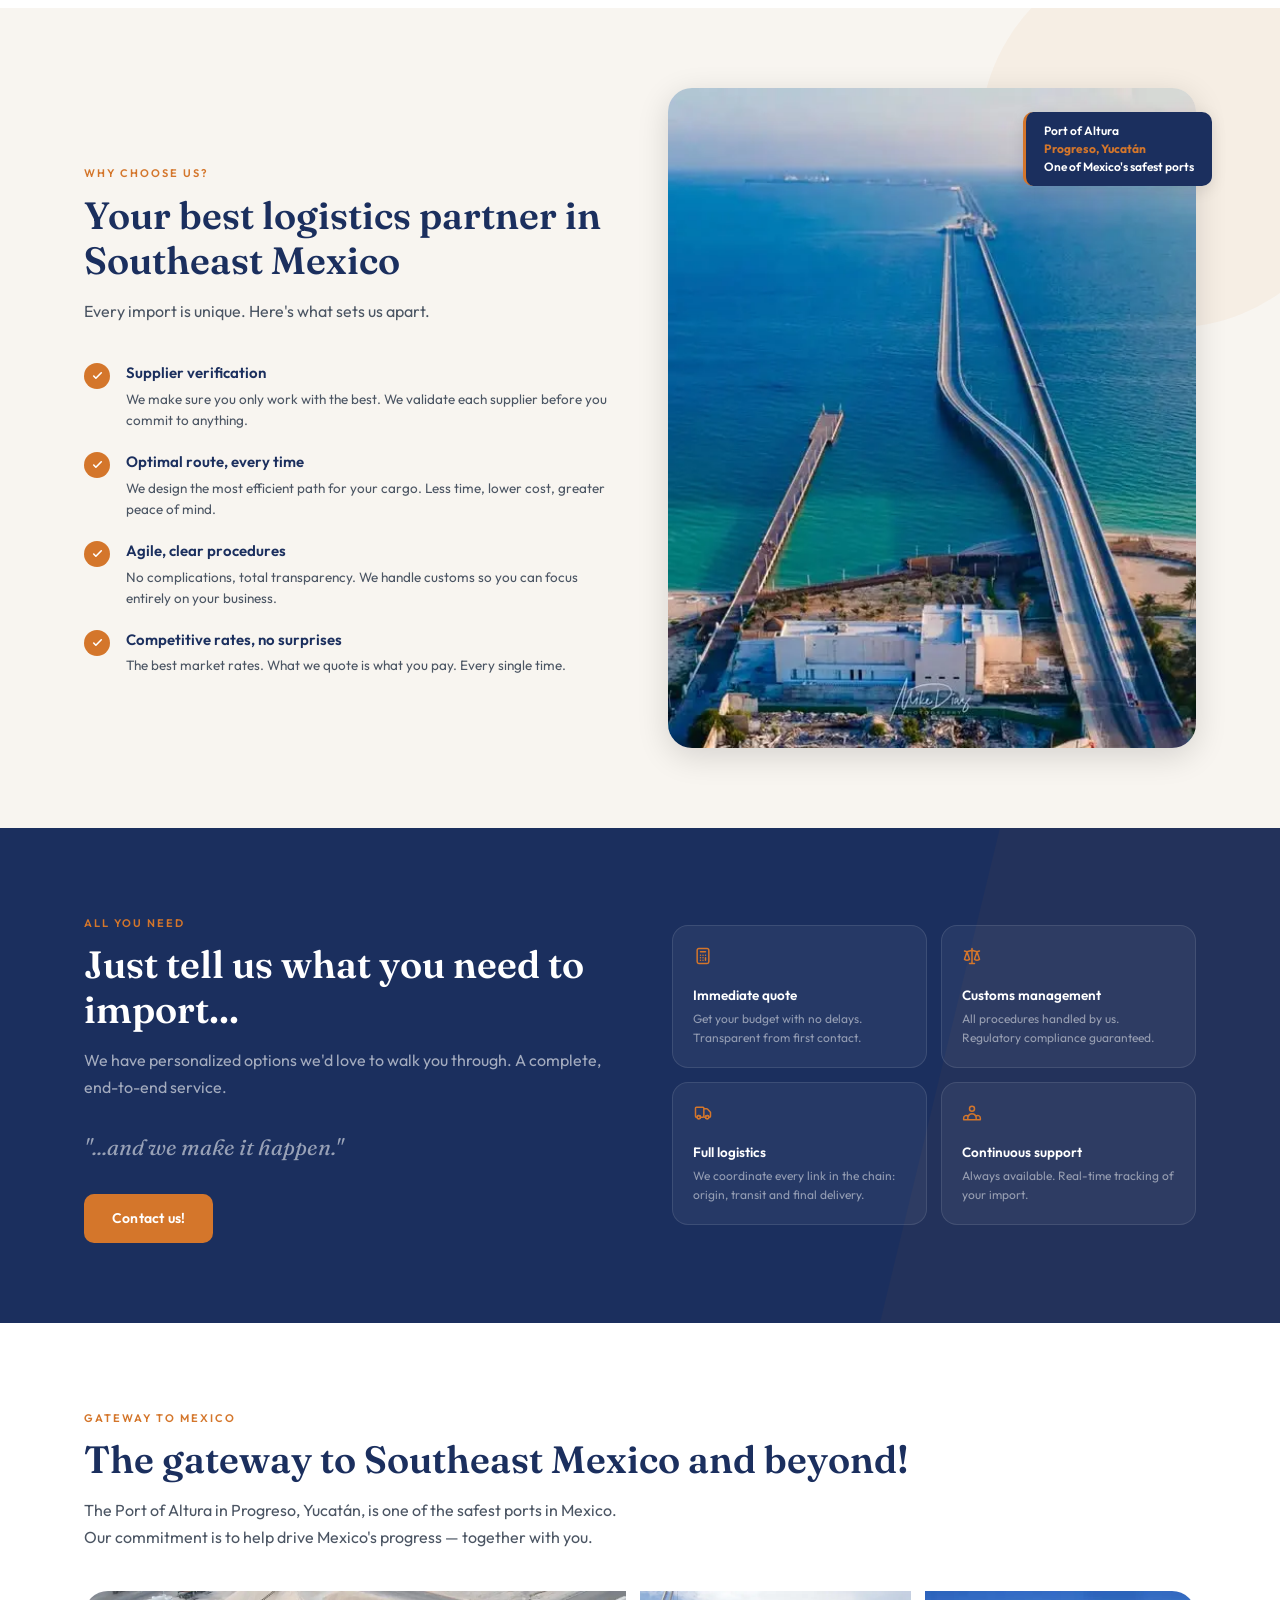
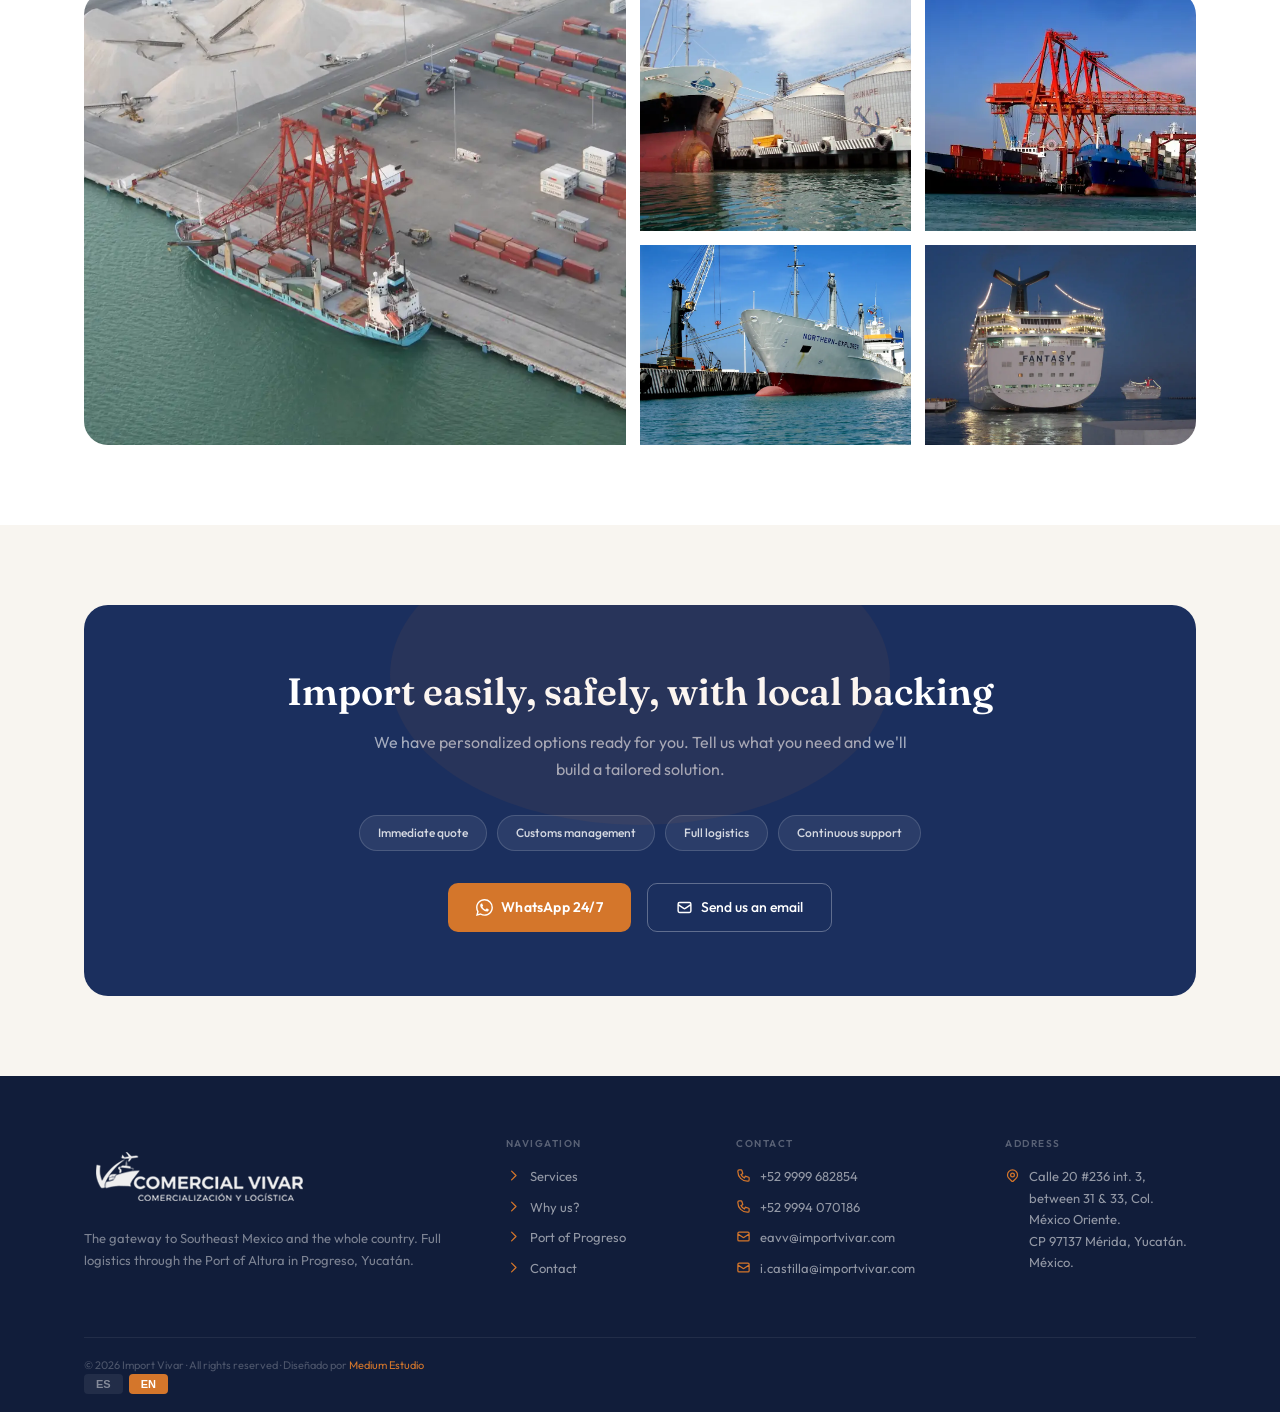
<file: index-en.html>
<!DOCTYPE html>
<html lang="en">
<head>
  <meta charset="UTF-8" />
  <meta name="viewport" content="width=device-width, initial-scale=1.0" />
  <title>Import Vivar — Your first import, simplified | Mérida, Yucatán</title>
  <meta name="description" content="Import easily and securely through the Port of Progreso, Yucatán. Full logistics and customs management for Southeast Mexico." />
  <meta name="robots" content="index, follow" />
  <meta property="og:title" content="Import Vivar — Commerce & Logistics" />
  <meta property="og:description" content="We make it possible for your ideas to reach your business in Southeast Mexico, from any corner of the world." />
  <meta property="og:type" content="website" />
  <meta property="og:url" content="https://importvivar.com/index-en.html" />
  <link rel="icon" href="assets/Vivar_Ico.png" type="image/png" />
  <link rel="stylesheet" href="assets/style.css" />
  <link rel="preconnect" href="https://fonts.googleapis.com" />
  <link rel="preconnect" href="https://fonts.gstatic.com" crossorigin />
</head>
<body>

  <!-- ══ NAV ══════════════════════════════════════════════════ -->
  <nav class="nav" id="mainNav" role="navigation" aria-label="Main navigation">
    <div class="nav-inner">
      <a href="index-en.html" aria-label="Import Vivar Home">
        <img src="assets/Logotipo-Vivar-plata.png" alt="Comercial Vivar Logo" class="nav-logo" />
      </a>
      <div class="nav-links">
        <a href="#services">Services</a>
        <a href="#why-us">Why us?</a>
        <a href="#port">Port of Progreso</a>
        <a href="#contact">Contact</a>
        <a href="#contact" class="nav-cta">Get a quote</a>

        <a href="index.html" class="lang-btn" aria-label="Switch to Español">Español</a>
        <a href="#" class="lang-pill lang-active" aria-label="English (seleccionado)">English</a>

      </div>
      <button class="nav-toggle" id="navToggle" aria-label="Open menu" aria-expanded="false">
        <span></span><span></span><span></span>
      </button>
    </div>
  </nav>

  <!-- Mobile menu -->
  <div class="mobile-menu" id="mobileMenu" role="navigation" aria-label="Mobile menu">
    <a href="#services">Services</a>
    <a href="#why-us">Why us?</a>
    <a href="#port">Port of Progreso</a>
    <a href="#contact">Contact</a>
    <a href="index.html" class="lang-btn">ES</a>
    <a href="#contact" class="nav-cta">Get a quote</a>
  </div>

  <!-- ══ HERO ══════════════════════════════════════════════════ -->
  <header class="hero" id="home">
    <div class="hero-deco" aria-hidden="true">
      <span></span><span></span><span></span>
    </div>
    <div class="hero-content">
      <div class="hero-left">
        <div class="hero-badge fade-up delay-1">Port of Altura · Progreso, Yucatán</div>
        <h1 class="fade-up delay-2">
          Your first<br>import,<br><em>simplified.</em>
        </h1>
        <p class="hero-sub fade-up delay-3">
          We make it possible for your ideas to travel from anywhere in the world
          straight to your business in Southeast Mexico — no hassles, no hidden costs.
        </p>
        <div class="hero-btns fade-up delay-4">
          <a href="#contact" class="btn-primary">
            <svg xmlns="http://www.w3.org/2000/svg" width="16" height="16" fill="none" viewBox="0 0 24 24" stroke="currentColor" stroke-width="2" aria-hidden="true"><path stroke-linecap="round" stroke-linejoin="round" d="M8 12h.01M12 12h.01M16 12h.01M21 12c0 4.418-4.03 8-9 8a9.863 9.863 0 01-4.255-.949L3 20l1.395-3.72C3.512 15.042 3 13.574 3 12c0-4.418 4.03-8 9-8s9 3.582 9 8z" /></svg>
            Contact us now
          </a>
          <a href="#services" class="btn-outline">View services</a>
        </div>
        <div class="hero-stats fade-up delay-5">
          <div class="stat-item">
            <div class="stat-num">100%</div>
            <div class="stat-label">Legal security</div>
          </div>
          <div class="stat-item">
            <div class="stat-num">24/7</div>
            <div class="stat-label">WhatsApp support</div>
          </div>
          <div class="stat-item">
            <div class="stat-num">4</div>
            <div class="stat-label">Transport modes</div>
          </div>
          <div class="stat-item">
            <div class="stat-num">#1</div>
            <div class="stat-label">Safest port in MX</div>
          </div>
        </div>
      </div>

      <div class="hero-right fade-up delay-3">
        <div class="hero-card-stack">
          <img
            src="assets/Puerto-Altura-Progreso-Mexico.webp"
            alt="Port of Altura in Progreso, Yucatán"
            class="hero-img-main"
            loading="eager"
          />
          <div class="hero-badge-float">
            <span>Port of Altura</span>
            Progreso, Yucatán · Mexico
          </div>
        </div>
      </div>
    </div>
  </header>

  <!-- ══ TRUST BAR ═════════════════════════════════════════════ -->
  <div class="trust-bar" aria-label="Our key services">
    <div class="trust-inner">
      <div class="trust-item">
        <svg xmlns="http://www.w3.org/2000/svg" fill="none" viewBox="0 0 24 24" stroke="currentColor" stroke-width="2" aria-hidden="true"><path stroke-linecap="round" stroke-linejoin="round" d="M9 12l2 2 4-4m5.618-4.016A11.955 11.955 0 0112 2.944a11.955 11.955 0 01-8.618 3.04A12.02 12.02 0 003 9c0 5.591 3.824 10.29 9 11.622 5.176-1.332 9-6.03 9-11.622 0-1.042-.133-2.052-.382-3.016z" /></svg>
        Supplier verification
      </div>
      <div class="trust-item">
        <svg xmlns="http://www.w3.org/2000/svg" fill="none" viewBox="0 0 24 24" stroke="currentColor" stroke-width="2" aria-hidden="true"><path stroke-linecap="round" stroke-linejoin="round" d="M9 5H7a2 2 0 00-2 2v12a2 2 0 002 2h10a2 2 0 002-2V7a2 2 0 00-2-2h-2M9 5a2 2 0 002 2h2a2 2 0 002-2M9 5a2 2 0 012-2h2a2 2 0 012 2" /></svg>
        Customs management
      </div>
      <div class="trust-item">
        <svg xmlns="http://www.w3.org/2000/svg" fill="none" viewBox="0 0 24 24" stroke="currentColor" stroke-width="2" aria-hidden="true"><path stroke-linecap="round" stroke-linejoin="round" d="M3 10h18M3 14h18M10 4v16M14 4v16" /></svg>
        Full logistics
      </div>
      <div class="trust-item">
        <svg xmlns="http://www.w3.org/2000/svg" fill="none" viewBox="0 0 24 24" stroke="currentColor" stroke-width="2" aria-hidden="true"><path stroke-linecap="round" stroke-linejoin="round" d="M12 8c-1.657 0-3 .895-3 2s1.343 2 3 2 3 .895 3 2-1.343 2-3 2m0-8c1.11 0 2.08.402 2.599 1M12 8V7m0 1v8m0 0v1m0-1c-1.11 0-2.08-.402-2.599-1M21 12a9 9 0 11-18 0 9 9 0 0118 0z" /></svg>
        Immediate quote
      </div>
      <div class="trust-item">
        <svg xmlns="http://www.w3.org/2000/svg" fill="none" viewBox="0 0 24 24" stroke="currentColor" stroke-width="2" aria-hidden="true"><path stroke-linecap="round" stroke-linejoin="round" d="M17 20h5v-2a3 3 0 00-5.356-1.857M17 20H7m10 0v-2c0-.656-.126-1.283-.356-1.857M7 20H2v-2a3 3 0 015.356-1.857M7 20v-2c0-.656.126-1.283.356-1.857m0 0a5.002 5.002 0 019.288 0M15 7a3 3 0 11-6 0 3 3 0 016 0z" /></svg>
        Continuous support
      </div>
    </div>
  </div>

  <!-- ══ PILLARS ════════════════════════════════════════════════ -->
  <section class="section-pillars" id="services" aria-labelledby="pillars-title">
    <div class="container">
      <div class="section-label reveal">Our pillars</div>
      <h2 class="section-title reveal" id="pillars-title">Everything you need, in one place</h2>
      <p class="section-sub reveal">
        We design the most efficient route for your cargo, door to door,
        with local support on the Yucatán Peninsula.
      </p>
      <div class="pillars-grid">

        <div class="pillar-card reveal">
          <div class="pillar-icon" aria-hidden="true">
            <svg xmlns="http://www.w3.org/2000/svg" fill="none" viewBox="0 0 24 24" stroke="currentColor" stroke-width="1.8"><path stroke-linecap="round" stroke-linejoin="round" d="M8 7h12m0 0l-4-4m4 4l-4 4m0 6H4m0 0l4 4m-4-4l4-4" /></svg>
          </div>
          <h3 class="pillar-title">Multimodal transport</h3>
          <p class="pillar-text">Whether by land, rail, air or sea, we design the perfect combination to get your cargo there fast, safely and economically. Door to door.</p>
        </div>

        <div class="pillar-card reveal">
          <div class="pillar-icon" aria-hidden="true">
            <svg xmlns="http://www.w3.org/2000/svg" fill="none" viewBox="0 0 24 24" stroke="currentColor" stroke-width="1.8"><path stroke-linecap="round" stroke-linejoin="round" d="M9 12l2 2 4-4m5.618-4.016A11.955 11.955 0 0112 2.944a11.955 11.955 0 01-8.618 3.04A12.02 12.02 0 003 9c0 5.591 3.824 10.29 9 11.622 5.176-1.332 9-6.03 9-11.622 0-1.042-.133-2.052-.382-3.016z" /></svg>
          </div>
          <h3 class="pillar-title">Full legal security</h3>
          <p class="pillar-text">We operate through a licensed trading company so your imports are 100% formal, legal and secure. Tailored solutions available.</p>
        </div>

        <div class="pillar-card reveal">
          <div class="pillar-icon" aria-hidden="true">
            <svg xmlns="http://www.w3.org/2000/svg" fill="none" viewBox="0 0 24 24" stroke="currentColor" stroke-width="1.8"><path stroke-linecap="round" stroke-linejoin="round" d="M8 10h.01M12 10h.01M16 10h.01M9 16H5a2 2 0 01-2-2V6a2 2 0 012-2h14a2 2 0 012 2v8a2 2 0 01-2 2h-5l-5 5v-5z" /></svg>
          </div>
          <h3 class="pillar-title">Transparent consulting</h3>
          <p class="pillar-text">From a small package to large containers, we guide you step by step with no hidden fees. Zero surprises — always.</p>
        </div>

        <div class="pillar-card reveal">
          <div class="pillar-icon" aria-hidden="true">
            <svg xmlns="http://www.w3.org/2000/svg" fill="none" viewBox="0 0 24 24" stroke="currentColor" stroke-width="1.8"><path stroke-linecap="round" stroke-linejoin="round" d="M17.657 16.657L13.414 20.9a1.998 1.998 0 01-2.827 0l-4.244-4.243a8 8 0 1111.314 0z" /><path stroke-linecap="round" stroke-linejoin="round" d="M15 11a3 3 0 11-6 0 3 3 0 016 0z" /></svg>
          </div>
          <h3 class="pillar-title">Local partner in Yucatán</h3>
          <p class="pillar-text">We're right here on the Yucatán Peninsula, offering direct, personal support. Save time and money by avoiding distant ports like Veracruz or Manzanillo.</p>
        </div>

      </div>
    </div>
  </section>

  <!-- ══ WHY US ═════════════════════════════════════════════════ -->
  <section class="section-why" id="why-us" aria-labelledby="why-title">
    <div class="container">
      <div class="why-grid">
        <div>
          <div class="section-label reveal">Why choose us?</div>
          <h2 class="section-title reveal" id="why-title">Your best logistics partner in Southeast Mexico</h2>
          <p class="section-sub reveal" style="margin-bottom: 36px;">
            Every import is unique. Here's what sets us apart.
          </p>
          <ul class="why-list" role="list">
            <li class="why-item reveal">
              <div class="why-check" aria-hidden="true">
                <svg xmlns="http://www.w3.org/2000/svg" fill="none" viewBox="0 0 24 24" stroke="currentColor" stroke-width="3"><path stroke-linecap="round" stroke-linejoin="round" d="M5 13l4 4L19 7" /></svg>
              </div>
              <div>
                <div class="why-item-title">Supplier verification</div>
                <div class="why-item-text">We make sure you only work with the best. We validate each supplier before you commit to anything.</div>
              </div>
            </li>
            <li class="why-item reveal">
              <div class="why-check" aria-hidden="true">
                <svg xmlns="http://www.w3.org/2000/svg" fill="none" viewBox="0 0 24 24" stroke="currentColor" stroke-width="3"><path stroke-linecap="round" stroke-linejoin="round" d="M5 13l4 4L19 7" /></svg>
              </div>
              <div>
                <div class="why-item-title">Optimal route, every time</div>
                <div class="why-item-text">We design the most efficient path for your cargo. Less time, lower cost, greater peace of mind.</div>
              </div>
            </li>
            <li class="why-item reveal">
              <div class="why-check" aria-hidden="true">
                <svg xmlns="http://www.w3.org/2000/svg" fill="none" viewBox="0 0 24 24" stroke="currentColor" stroke-width="3"><path stroke-linecap="round" stroke-linejoin="round" d="M5 13l4 4L19 7" /></svg>
              </div>
              <div>
                <div class="why-item-title">Agile, clear procedures</div>
                <div class="why-item-text">No complications, total transparency. We handle customs so you can focus entirely on your business.</div>
              </div>
            </li>
            <li class="why-item reveal">
              <div class="why-check" aria-hidden="true">
                <svg xmlns="http://www.w3.org/2000/svg" fill="none" viewBox="0 0 24 24" stroke="currentColor" stroke-width="3"><path stroke-linecap="round" stroke-linejoin="round" d="M5 13l4 4L19 7" /></svg>
              </div>
              <div>
                <div class="why-item-title">Competitive rates, no surprises</div>
                <div class="why-item-text">The best market rates. What we quote is what you pay. Every single time.</div>
              </div>
            </li>
          </ul>
        </div>

        <div class="why-visual reveal">
          <img
            src="assets/Puerto-Altura-Progreso-Mexico-Ft2.webp"
            alt="Port of Altura in Progreso, Yucatán"
            class="why-img"
            loading="lazy"
          />
          <div class="why-tag">
            Port of Altura<br>
            <strong style="color: #D4762B;">Progreso, Yucatán</strong><br>
            One of Mexico's safest ports
          </div>
        </div>
      </div>
    </div>
  </section>

  <!-- ══ SERVICES ═══════════════════════════════════════════════ -->
  <section class="section-services" aria-labelledby="services-title">
    <div class="container">
      <div class="services-inner">
        <div class="services-left">
          <div class="section-label reveal">All you need</div>
          <h2 class="section-title reveal" id="services-title">
            Just tell us what you need to import...
          </h2>
          <p class="section-sub reveal" style="margin-bottom: 28px;">
            We have personalized options we'd love to walk you through.
            A complete, end-to-end service.
          </p>
          <p style="font-size: 22px; font-family: var(--font-display); color: rgba(255,255,255,0.55); margin-bottom: 28px; font-style: italic;" class="reveal">
            "...and we make it happen."
          </p>
          <a href="#contact" class="btn-primary reveal">Contact us!</a>
        </div>

        <div class="services-grid">
          <div class="service-card reveal">
            <svg xmlns="http://www.w3.org/2000/svg" fill="none" viewBox="0 0 24 24" stroke="currentColor" stroke-width="1.8" aria-hidden="true"><path stroke-linecap="round" stroke-linejoin="round" d="M9 7h6m0 10v-3m-3 3h.01M9 17h.01M9 14h.01M12 14h.01M15 11h.01M12 11h.01M9 11h.01M7 21h10a2 2 0 002-2V5a2 2 0 00-2-2H7a2 2 0 00-2 2v14a2 2 0 002 2z" /></svg>
            <div class="service-card-title">Immediate quote</div>
            <div class="service-card-text">Get your budget with no delays. Transparent from first contact.</div>
          </div>
          <div class="service-card reveal">
            <svg xmlns="http://www.w3.org/2000/svg" fill="none" viewBox="0 0 24 24" stroke="currentColor" stroke-width="1.8" aria-hidden="true"><path stroke-linecap="round" stroke-linejoin="round" d="M3 6l3 1m0 0l-3 9a5.002 5.002 0 006.001 0M6 7l3 9M6 7l6-2m6 2l3-1m-3 1l-3 9a5.002 5.002 0 006.001 0M18 7l3 9m-3-9l-6-2m0-2v2m0 16V5m0 16H9m3 0h3" /></svg>
            <div class="service-card-title">Customs management</div>
            <div class="service-card-text">All procedures handled by us. Regulatory compliance guaranteed.</div>
          </div>
          <div class="service-card reveal">
            <svg xmlns="http://www.w3.org/2000/svg" fill="none" viewBox="0 0 24 24" stroke="currentColor" stroke-width="1.8" aria-hidden="true"><path d="M9 17a2 2 0 11-4 0 2 2 0 014 0zM19 17a2 2 0 11-4 0 2 2 0 014 0z" /><path stroke-linecap="round" stroke-linejoin="round" d="M13 16V6a1 1 0 00-1-1H4a1 1 0 00-1 1v10a1 1 0 001 1h1m8-1a1 1 0 01-1 1H9m4-1V8a1 1 0 011-1h2.586a1 1 0 01.707.293l3.414 3.414a1 1 0 01.293.707V16a1 1 0 01-1 1h-1m-6-1a1 1 0 001 1h1M5 17a2 2 0 104 0m-4 0a2 2 0 114 0m6 0a2 2 0 104 0m-4 0a2 2 0 114 0" /></svg>
            <div class="service-card-title">Full logistics</div>
            <div class="service-card-text">We coordinate every link in the chain: origin, transit and final delivery.</div>
          </div>
          <div class="service-card reveal">
            <svg xmlns="http://www.w3.org/2000/svg" fill="none" viewBox="0 0 24 24" stroke="currentColor" stroke-width="1.8" aria-hidden="true"><path stroke-linecap="round" stroke-linejoin="round" d="M17 20h5v-2a3 3 0 00-5.356-1.857M17 20H7m10 0v-2c0-.656-.126-1.283-.356-1.857M7 20H2v-2a3 3 0 015.356-1.857M7 20v-2c0-.656.126-1.283.356-1.857m0 0a5.002 5.002 0 019.288 0M15 7a3 3 0 11-6 0 3 3 0 016 0z" /></svg>
            <div class="service-card-title">Continuous support</div>
            <div class="service-card-text">Always available. Real-time tracking of your import.</div>
          </div>
        </div>
      </div>
    </div>
  </section>

  <!-- ══ PORT ═══════════════════════════════════════════════════ -->
  <section class="section-port" id="port" aria-labelledby="port-title">
    <div class="container">
      <div class="port-header">
        <div class="section-label reveal">Gateway to Mexico</div>
        <h2 class="section-title reveal" id="port-title">
          The gateway to Southeast Mexico and beyond!
        </h2>
        <p class="section-sub reveal">
          The Port of Altura in Progreso, Yucatán, is one of the safest ports
          in Mexico. Our commitment is to help drive Mexico's progress — together with you.
        </p>
      </div>
      <div class="port-gallery reveal" role="list" aria-label="Port of Progreso photo gallery">
        <div class="port-item" role="listitem">
          <img src="assets/Puerto-Altura-Progreso-Mexico-Ft.webp" 
          alt="Aerial view of the Port of Progreso, Yucatán" 
          class="port-img" loading="lazy" 
          />
          <div class="port-overlay"><span class="port-overlay-text">Port of Altura · Progreso</span></div>
        </div>
        <div class="port-item" role="listitem">
          <img src="assets/Puerto-Altura-Progreso-Mexico-Ft3.webp" 
          alt="Port of Altura facilities in Progreso" 
          class="port-img" 
          loading="lazy" 
          />
          <div class="port-overlay"><span class="port-overlay-text">Port infrastructure</span></div>
        </div>
        <div class="port-item" role="listitem">
          <img src="assets/Puerto-Altura-Progreso-Mexico-Ft4.webp" 
          alt="Container operations at the Port of Progreso" 
          class="port-img" 
          loading="lazy" 
          />
          <div class="port-overlay"><span class="port-overlay-text">Container operations</span></div>
        </div>
        <div class="port-item" role="listitem">
          <img src="assets/Puerto-Altura-Progreso-Mexico-Ft6.webp" 
           alt="Port logistics in Progreso, Yucatán" 
           class="port-img" 
           loading="lazy"
           />
          <div class="port-overlay"><span class="port-overlay-text">World-class logistics</span></div>
        </div>
        <div class="port-item" role="listitem">
          <img src="assets/Puerto-Altura-Progreso-Mexico-Ft5.webp"
          alt="Mexico's safest port" 
          class="port-img" loading="lazy" 
          />
          <div class="port-overlay"><span class="port-overlay-text">Certified security</span></div>
        </div>
      </div>
    </div>
  </section>

  <!-- ══ CTA ════════════════════════════════════════════════════ -->
  <section class="section-cta" id="contact" aria-labelledby="cta-title">
    <div class="container">
      <div class="cta-box reveal">
        <h2 class="section-title" id="cta-title">Import easily, safely, with local backing</h2>
        <p class="section-sub">
          We have personalized options ready for you.
          Tell us what you need and we'll build a tailored solution.
        </p>
        <div class="cta-pills">
          <span class="cta-pill">Immediate quote</span>
          <span class="cta-pill">Customs management</span>
          <span class="cta-pill">Full logistics</span>
          <span class="cta-pill">Continuous support</span>
        </div>
        <div style="display: flex; gap: 16px; justify-content: center; flex-wrap: wrap;">
          <a href="https://wa.me/529999682854?text=Hello%2C%20I'm%20interested%20in%20importing%20and%20would%20like%20more%20information." target="_blank" rel="noopener noreferrer" class="btn-primary">
            <svg xmlns="http://www.w3.org/2000/svg" width="17" height="17" fill="currentColor" viewBox="0 0 16 16" aria-hidden="true"><path d="M13.601 2.326A7.854 7.854 0 0 0 7.994 0C3.627 0 .068 3.558.064 7.926c0 1.399.366 2.76 1.057 3.965L0 16l4.204-1.102a7.933 7.933 0 0 0 3.79.965h.004c4.368 0 7.926-3.558 7.93-7.93A7.898 7.898 0 0 0 13.6 2.326zM7.994 14.521a6.573 6.573 0 0 1-3.356-.92l-.24-.144-2.494.654.666-2.433-.156-.251a6.56 6.56 0 0 1-1.007-3.505c0-3.626 2.957-6.584 6.591-6.584a6.56 6.56 0 0 1 4.66 1.931 6.557 6.557 0 0 1 1.928 4.66c-.004 3.639-2.961 6.592-6.592 6.592zm3.615-4.934c-.197-.099-1.17-.578-1.353-.646-.182-.065-.315-.099-.445.099-.133.197-.513.646-.627.775-.114.133-.232.148-.43.05-.197-.1-.836-.308-1.592-.985-.59-.525-.985-1.175-1.103-1.372-.114-.198-.011-.304.088-.403.087-.088.197-.232.296-.346.1-.114.133-.198.198-.33.065-.134.034-.248-.015-.347-.05-.099-.445-1.076-.612-1.47-.16-.389-.323-.335-.445-.34-.114-.007-.247-.007-.38-.007a.729.729 0 0 0-.529.247c-.182.198-.691.677-.691 1.654 0 .977.71 1.916.81 2.049.098.133 1.394 2.132 3.383 2.992.47.205.84.326 1.129.418.475.152.904.129 1.246.08.38-.058 1.171-.48 1.338-.943.164-.464.164-.86.114-.943-.049-.084-.182-.133-.38-.232z"/></svg>
            WhatsApp 24/7
          </a>
          <a href="mailto:eavv@importvivar.com" class="btn-outline" style="border-color: rgba(255,255,255,0.3);">
            <svg xmlns="http://www.w3.org/2000/svg" fill="none" viewBox="0 0 24 24" stroke="currentColor" stroke-width="2" width="17" height="17" aria-hidden="true"><path stroke-linecap="round" stroke-linejoin="round" d="M3 8l7.89 5.26a2 2 0 002.22 0L21 8M5 19h14a2 2 0 002-2V7a2 2 0 00-2-2H5a2 2 0 00-2 2v10a2 2 0 002 2z" /></svg>
            Send us an email
          </a>
        </div>
      </div>
    </div>
  </section>

  <!-- ══ FOOTER ═════════════════════════════════════════════════ -->
  <footer class="footer" role="contentinfo">
    <div class="container">
      <div class="footer-grid">
        <div>
          <div class="footer-logo">
            <img src="assets/Logotipo-Vivar-plata.png" alt="Comercial Vivar Logo" />
          </div>
          <p class="footer-desc">
            The gateway to Southeast Mexico and the whole country.
            Full logistics through the Port of Altura in Progreso, Yucatán.
          </p>
        </div>

        <div>
          <div class="footer-col-title">Navigation</div>
          <a href="#services" class="footer-link">
            <svg xmlns="http://www.w3.org/2000/svg" fill="none" viewBox="0 0 24 24" stroke="currentColor" stroke-width="2" aria-hidden="true"><path stroke-linecap="round" stroke-linejoin="round" d="M9 5l7 7-7 7" /></svg>
            Services
          </a>
          <a href="#why-us" class="footer-link">
            <svg xmlns="http://www.w3.org/2000/svg" fill="none" viewBox="0 0 24 24" stroke="currentColor" stroke-width="2" aria-hidden="true"><path stroke-linecap="round" stroke-linejoin="round" d="M9 5l7 7-7 7" /></svg>
            Why us?
          </a>
          <a href="#port" class="footer-link">
            <svg xmlns="http://www.w3.org/2000/svg" fill="none" viewBox="0 0 24 24" stroke="currentColor" stroke-width="2" aria-hidden="true"><path stroke-linecap="round" stroke-linejoin="round" d="M9 5l7 7-7 7" /></svg>
            Port of Progreso
          </a>
          <a href="#contact" class="footer-link">
            <svg xmlns="http://www.w3.org/2000/svg" fill="none" viewBox="0 0 24 24" stroke="currentColor" stroke-width="2" aria-hidden="true"><path stroke-linecap="round" stroke-linejoin="round" d="M9 5l7 7-7 7" /></svg>
            Contact
          </a>
        </div>

        <div>
          <div class="footer-col-title">Contact</div>
          <a href="https://wa.me/529999682854" target="_blank" rel="noopener noreferrer" class="footer-link">
            <svg xmlns="http://www.w3.org/2000/svg" fill="none" viewBox="0 0 24 24" stroke="currentColor" stroke-width="2" aria-hidden="true"><path stroke-linecap="round" stroke-linejoin="round" d="M3 5a2 2 0 012-2h3.28a1 1 0 01.948.684l1.498 4.493a1 1 0 01-.502 1.21l-2.257 1.13a11.042 11.042 0 005.516 5.516l1.13-2.257a1 1 0 011.21-.502l4.493 1.498a1 1 0 01.684.949V19a2 2 0 01-2 2h-1C9.716 21 3 14.284 3 6V5z" /></svg>
            +52 9999 682854
          </a>
          <a href="https://wa.me/529994070186" target="_blank" rel="noopener noreferrer" class="footer-link">
            <svg xmlns="http://www.w3.org/2000/svg" fill="none" viewBox="0 0 24 24" stroke="currentColor" stroke-width="2" aria-hidden="true"><path stroke-linecap="round" stroke-linejoin="round" d="M3 5a2 2 0 012-2h3.28a1 1 0 01.948.684l1.498 4.493a1 1 0 01-.502 1.21l-2.257 1.13a11.042 11.042 0 005.516 5.516l1.13-2.257a1 1 0 011.21-.502l4.493 1.498a1 1 0 01.684.949V19a2 2 0 01-2 2h-1C9.716 21 3 14.284 3 6V5z" /></svg>
            +52 9994 070186
          </a>
          <a href="mailto:eavv@importvivar.com" class="footer-link">
            <svg xmlns="http://www.w3.org/2000/svg" fill="none" viewBox="0 0 24 24" stroke="currentColor" stroke-width="2" aria-hidden="true"><path stroke-linecap="round" stroke-linejoin="round" d="M3 8l7.89 5.26a2 2 0 002.22 0L21 8M5 19h14a2 2 0 002-2V7a2 2 0 00-2-2H5a2 2 0 00-2 2v10a2 2 0 002 2z" /></svg>
            eavv@importvivar.com
          </a>
          <a href="mailto:i.castilla@importvivar.com" class="footer-link">
            <svg xmlns="http://www.w3.org/2000/svg" fill="none" viewBox="0 0 24 24" stroke="currentColor" stroke-width="2" aria-hidden="true"><path stroke-linecap="round" stroke-linejoin="round" d="M3 8l7.89 5.26a2 2 0 002.22 0L21 8M5 19h14a2 2 0 002-2V7a2 2 0 00-2-2H5a2 2 0 00-2 2v10a2 2 0 002 2z" /></svg>
            i.castilla@importvivar.com
          </a>
        </div>

        <div>
          <div class="footer-col-title">Address</div>
          <a href="https://maps.google.com/?q=Calle+20+236+Merida+Yucatan" target="_blank" rel="noopener noreferrer" class="footer-link">
            <svg xmlns="http://www.w3.org/2000/svg" fill="none" viewBox="0 0 24 24" stroke="currentColor" stroke-width="2" aria-hidden="true"><path stroke-linecap="round" stroke-linejoin="round" d="M17.657 16.657L13.414 20.9a1.998 1.998 0 01-2.827 0l-4.244-4.243a8 8 0 1111.314 0z" /><path stroke-linecap="round" stroke-linejoin="round" d="M15 11a3 3 0 11-6 0 3 3 0 016 0z" /></svg>
            Calle 20 #236 int. 3,<br>
            between 31 & 33, Col. México Oriente.<br>
            CP 97137 Mérida, Yucatán. México.
          </a>
        </div>
      </div>

      <div class="footer-bottom">
        <span>
          © 2026 Import Vivar · All rights reserved ·
         Diseñado por <a href="https://mediumestudio.xyz" target="_blank" rel="noopener noreferrer">Medium Estudio </a>
        <div class="lang-toggle" role="group" aria-label="Select language">
          <a href="index.html"><button class="lang-pill lang-inactive" aria-label="Español">ES</button></a>
          <button class="lang-pill lang-active" aria-current="true" aria-label="English (selected)">EN</button>
        </div>
      </div>
    </div>
  </footer>

  <!-- ══ WhatsApp Float ══════════════════════════════════════════ -->
  <a
    href="https://wa.me/529999682854?text=Hello%2C%20I'm%20interested%20in%20importing%20and%20would%20like%20more%20information."
    class="wa-float"
    target="_blank"
    rel="noopener noreferrer"
    aria-label="Contact via WhatsApp"
  >
    <div class="wa-tooltip">Need help?</div>
    <svg xmlns="http://www.w3.org/2000/svg" fill="currentColor" viewBox="0 0 16 16" aria-hidden="true"><path d="M13.601 2.326A7.854 7.854 0 0 0 7.994 0C3.627 0 .068 3.558.064 7.926c0 1.399.366 2.76 1.057 3.965L0 16l4.204-1.102a7.933 7.933 0 0 0 3.79.965h.004c4.368 0 7.926-3.558 7.93-7.93A7.898 7.898 0 0 0 13.6 2.326zM7.994 14.521a6.573 6.573 0 0 1-3.356-.92l-.24-.144-2.494.654.666-2.433-.156-.251a6.56 6.56 0 0 1-1.007-3.505c0-3.626 2.957-6.584 6.591-6.584a6.56 6.56 0 0 1 4.66 1.931 6.557 6.557 0 0 1 1.928 4.66c-.004 3.639-2.961 6.592-6.592 6.592zm3.615-4.934c-.197-.099-1.17-.578-1.353-.646-.182-.065-.315-.099-.445.099-.133.197-.513.646-.627.775-.114.133-.232.148-.43.05-.197-.1-.836-.308-1.592-.985-.59-.525-.985-1.175-1.103-1.372-.114-.198-.011-.304.088-.403.087-.088.197-.232.296-.346.1-.114.133-.198.198-.33.065-.134.034-.248-.015-.347-.05-.099-.445-1.076-.612-1.47-.16-.389-.323-.335-.445-.34-.114-.007-.247-.007-.38-.007a.729.729 0 0 0-.529.247c-.182.198-.691.677-.691 1.654 0 .977.71 1.916.81 2.049.098.133 1.394 2.132 3.383 2.992.47.205.84.326 1.129.418.475.152.904.129 1.246.08.38-.058 1.171-.48 1.338-.943.164-.464.164-.86.114-.943-.049-.084-.182-.133-.38-.232z"/></svg>
  </a>

  <!-- ══ JS ══════════════════════════════════════════════════════ -->
  <script>
    const nav = document.getElementById('mainNav');
    window.addEventListener('scroll', () => {
      nav.classList.toggle('scrolled', window.scrollY > 40);
    }, { passive: true });

    const toggle = document.getElementById('navToggle');
    const menu = document.getElementById('mobileMenu');
    toggle.addEventListener('click', () => {
      const open = menu.classList.toggle('open');
      toggle.classList.toggle('open', open);
      toggle.setAttribute('aria-expanded', open);
    });
    menu.querySelectorAll('a').forEach(link => {
      link.addEventListener('click', () => {
        menu.classList.remove('open');
        toggle.classList.remove('open');
        toggle.setAttribute('aria-expanded', false);
      });
    });

    const observer = new IntersectionObserver((entries) => {
      entries.forEach(entry => {
        if (entry.isIntersecting) {
          entry.target.classList.add('visible');
          observer.unobserve(entry.target);
        }
      });
    }, { threshold: 0.12, rootMargin: '0px 0px -40px 0px' });

    document.querySelectorAll('.reveal').forEach(el => observer.observe(el));
  </script>

</body>
</html>
</file>
<file: assets/style.css>
/* ============================================================
   IMPORT VIVAR — Hoja de estilos principal
   Colores: Azul marino #1B2F5E | Naranja #D4762B
   ============================================================ */

@import url('https://fonts.googleapis.com/css2?family=Outfit:wght@300;400;500;600;700&family=Fraunces:ital,wght@0,400;0,600;1,400&display=swap');

/* ── Reset & base ─────────────────────────────────────────── */
*, *::before, *::after { box-sizing: border-box; margin: 0; padding: 0; }

:root {
  --navy:        #1B2F5E;
  --navy-dark:   #111d3a;
  --navy-light:  #243d78;
  --orange:      #D4762B;
  --orange-dark: #b35f1e;
  --orange-light:#e8924c;
  --cream:       #F8F5F0;
  --gray-50:     #f9fafb;
  --gray-100:    #f3f4f6;
  --gray-200:    #e5e7eb;
  --gray-400:    #9ca3af;
  --gray-600:    #4b5563;
  --gray-800:    #1f2937;
  --white:       #ffffff;
  --font-display: 'Fraunces', Georgia, serif;
  --font-body:    'Outfit', sans-serif;
  --shadow-sm:   0 1px 3px rgba(0,0,0,0.08), 0 1px 2px rgba(0,0,0,0.05);
  --shadow-md:   0 4px 16px rgba(0,0,0,0.10);
  --shadow-lg:   0 8px 32px rgba(0,0,0,0.14);
  --radius-sm:   6px;
  --radius-md:   10px;
  --radius-lg:   16px;
  --radius-xl:   24px;
  --transition:  0.25s cubic-bezier(0.4, 0, 0.2, 1);
}

html { scroll-behavior: smooth; }

body {
  font-family: var(--font-body);
  font-size: 16px;
  color: var(--gray-800);
  background: var(--white);
  line-height: 1.65;
  overflow-x: hidden;
}

a { text-decoration: none; color: inherit; }
img { max-width: 100%; display: block; }

/* ── Utility ──────────────────────────────────────────────── */
.container {
  max-width: 1160px;
  margin: 0 auto;
  padding: 0 24px;
}

.section-label {
  display: inline-block;
  font-size: 11px;
  font-weight: 600;
  text-transform: uppercase;
  letter-spacing: 2px;
  color: var(--orange);
  margin-bottom: 10px;
}

.section-title {
  font-family: var(--font-display);
  font-size: clamp(26px, 4vw, 38px);
  font-weight: 600;
  color: var(--navy);
  line-height: 1.2;
  margin-bottom: 14px;
}

.section-sub {
  font-size: 16px;
  color: var(--gray-600);
  max-width: 560px;
  line-height: 1.7;
}

.btn-primary {
  display: inline-flex;
  align-items: center;
  gap: 8px;
  background: var(--orange);
  color: var(--white);
  font-family: var(--font-body);
  font-size: 14px;
  font-weight: 600;
  padding: 13px 28px;
  border-radius: var(--radius-md);
  border: none;
  cursor: pointer;
  transition: background var(--transition), transform var(--transition);
  letter-spacing: 0.2px;
}
.btn-primary:hover { background: var(--orange-dark); transform: translateY(-1px); }
.btn-primary:active { transform: scale(0.98); }

.btn-outline {
  display: inline-flex;
  align-items: center;
  gap: 8px;
  background: transparent;
  color: var(--white);
  font-family: var(--font-body);
  font-size: 14px;
  font-weight: 500;
  padding: 12px 28px;
  border-radius: var(--radius-md);
  border: 1.5px solid rgba(255,255,255,0.35);
  cursor: pointer;
  transition: border-color var(--transition), background var(--transition), transform var(--transition);
}
.btn-outline:hover {
  border-color: rgba(255,255,255,0.65);
  background: rgba(255,255,255,0.08);
  transform: translateY(-1px);
}

/* ── Page load fade-in ──────────────────────────────────────── */
@keyframes fadeUp {
  from { opacity: 0; transform: translateY(22px); }
  to   { opacity: 1; transform: translateY(0); }
}
.fade-up { opacity: 0; animation: fadeUp 0.7s ease forwards; }
.delay-1 { animation-delay: 0.1s; }
.delay-2 { animation-delay: 0.22s; }
.delay-3 { animation-delay: 0.34s; }
.delay-4 { animation-delay: 0.46s; }
.delay-5 { animation-delay: 0.58s; }

/* ── NAV ──────────────────────────────────────────────────── */
.nav {
  position: fixed;
  top: 0; left: 0; right: 0;
  z-index: 100;
  background: var(--navy);
  border-bottom: 1px solid rgba(255,255,255,0.07);
  transition: box-shadow var(--transition), background var(--transition);
}
.nav.scrolled {
  background: rgba(17,29,58,0.97);
  box-shadow: 0 2px 20px rgba(0,0,0,0.3);
  backdrop-filter: blur(10px);
}
.nav-inner {
  max-width: 1160px;
  margin: 0 auto;
  padding: 0 24px;
  height: 64px;
  display: flex;
  align-items: center;
  justify-content: space-between;
}
.nav-logo img {
  height: 36px;
  width: auto;
}
.nav-links {
  display: flex;
  align-items: center;
  gap: 28px;
}
.nav-links a {
  font-size: 13px;
  font-weight: 500;
  color: rgba(255,255,255,0.78);
  transition: color var(--transition);
}
.nav-links a:hover { color: var(--white); }
.nav-links .nav-cta {
  background: var(--orange);
  color: var(--white);
  padding: 8px 20px;
  border-radius: var(--radius-sm);
  font-weight: 600;
  transition: background var(--transition), transform var(--transition);
}
.nav-links .nav-cta:hover {
  background: var(--orange-dark);
  transform: translateY(-1px);
  color: var(--white);
}
.lang-btn {
  border: 1px solid rgba(255,255,255,0.28);
  padding: 5px 12px;
  border-radius: var(--radius-sm);
  font-size: 12px;
  font-weight: 600;
  color: rgba(255,255,255,0.7) !important;
  transition: border-color var(--transition), color var(--transition) !important;
}
.lang-btn:hover {
  border-color: rgba(255,255,255,0.6);
  color: var(--white) !important;
}

/* Hamburger */
.nav-toggle {
  display: none;
  flex-direction: column;
  gap: 5px;
  cursor: pointer;
  padding: 6px;
  background: none;
  border: none;
}
.nav-toggle span {
  display: block;
  width: 22px;
  height: 2px;
  background: var(--white);
  border-radius: 2px;
  transition: transform var(--transition), opacity var(--transition);
}
.nav-toggle.open span:nth-child(1) { transform: translateY(7px) rotate(45deg); }
.nav-toggle.open span:nth-child(2) { opacity: 0; }
.nav-toggle.open span:nth-child(3) { transform: translateY(-7px) rotate(-45deg); }

/* Mobile menu */
.mobile-menu {
  display: none;
  position: fixed;
  top: 64px; left: 0; right: 0;
  background: var(--navy-dark);
  z-index: 99;
  padding: 20px 24px 28px;
  flex-direction: column;
  gap: 4px;
  border-bottom: 2px solid var(--orange);
  box-shadow: 0 8px 24px rgba(0,0,0,0.3);
}
.mobile-menu.open { display: flex; }
.mobile-menu a {
  font-size: 15px;
  font-weight: 500;
  color: rgba(255,255,255,0.8);
  padding: 10px 0;
  border-bottom: 1px solid rgba(255,255,255,0.07);
  transition: color var(--transition);
}
.mobile-menu a:last-child { border-bottom: none; }
.mobile-menu a:hover { color: var(--white); }
.mobile-menu .lang-btn { margin-top: 8px; width: fit-content; }
.mobile-menu .nav-cta { margin-top: 12px; text-align: center; padding: 12px; border-radius: var(--radius-md); }

/* ── HERO ─────────────────────────────────────────────────── */
.hero {
  padding-top: 64px; /* nav height */
  min-height: 100vh;
  background: var(--navy);
  position: relative;
  display: flex;
  align-items: center;
  overflow: hidden;
}

/* Diagonal accent */
.hero::before {
  content: '';
  position: absolute;
  bottom: -1px; left: 0; right: 0;
  height: 80px;
  background: var(--white);
  clip-path: polygon(0 100%, 100% 0, 100% 100%);
  z-index: 2;
}

/* Decorative circles */
.hero-deco {
  position: absolute;
  inset: 0;
  pointer-events: none;
}
.hero-deco span {
  position: absolute;
  border-radius: 50%;
  background: rgba(212,118,43,0.07);
}
.hero-deco span:nth-child(1) { width: 520px; height: 520px; top: -140px; right: -100px; }
.hero-deco span:nth-child(2) { width: 280px; height: 280px; top: 60%; left: -80px; background: rgba(255,255,255,0.03); }
.hero-deco span:nth-child(3) { width: 160px; height: 160px; bottom: 80px; right: 18%; background: rgba(212,118,43,0.05); }

.hero-content {
  position: relative;
  z-index: 1;
  max-width: 1160px;
  margin: 0 auto;
  padding: 72px 24px 120px;
  width: 100%;
  display: grid;
  grid-template-columns: 1fr 1fr;
  gap: 48px;
  align-items: center;
}

.hero-left {}

.hero-badge {
  display: inline-flex;
  align-items: center;
  gap: 8px;
  background: rgba(212,118,43,0.15);
  border: 1px solid rgba(212,118,43,0.35);
  color: var(--orange-light);
  font-size: 11px;
  font-weight: 600;
  text-transform: uppercase;
  letter-spacing: 1.5px;
  padding: 6px 14px;
  border-radius: 30px;
  margin-bottom: 20px;
}
.hero-badge::before {
  content: '';
  width: 7px; height: 7px;
  background: var(--orange);
  border-radius: 50%;
  animation: pulse 2s infinite;
}
@keyframes pulse {
  0%, 100% { opacity: 1; transform: scale(1); }
  50% { opacity: 0.5; transform: scale(0.8); }
}

.hero h1 {
  font-family: var(--font-display);
  font-size: clamp(34px, 5vw, 58px);
  font-weight: 600;
  color: var(--white);
  line-height: 1.12;
  margin-bottom: 20px;
}
.hero h1 em {
  font-style: italic;
  color: var(--orange);
}

.hero-sub {
  font-size: 16px;
  color: rgba(255,255,255,0.68);
  max-width: 460px;
  line-height: 1.75;
  margin-bottom: 32px;
}

.hero-btns {
  display: flex;
  gap: 12px;
  flex-wrap: wrap;
  margin-bottom: 44px;
}

.hero-stats {
  display: grid;
  grid-template-columns: repeat(4, 1fr);
  gap: 0;
  border-top: 1px solid rgba(255,255,255,0.1);
  padding-top: 28px;
}
.stat-item { padding: 0 16px 0 0; }
.stat-item:not(:first-child) { border-left: 1px solid rgba(255,255,255,0.1); padding-left: 16px; }
.stat-num {
  font-family: var(--font-display);
  font-size: 26px;
  font-weight: 600;
  color: var(--orange);
  line-height: 1;
  margin-bottom: 4px;
}
.stat-label {
  font-size: 11px;
  color: rgba(255,255,255,0.45);
  text-transform: uppercase;
  letter-spacing: 0.5px;
  line-height: 1.3;
}

/* Hero image / map side */
.hero-right {
  display: flex;
  justify-content: center;
  align-items: center;
}
.hero-card-stack {
  position: relative;
  width: 100%;
  max-width: 440px;
}
.hero-img-main {
  width: 100%;
  aspect-ratio: 4/3;
  object-fit: cover;
  border-radius: var(--radius-xl);
  box-shadow: var(--shadow-lg);
  border: 3px solid rgba(255,255,255,0.08);
}
.hero-badge-float {
  position: absolute;
  bottom: -18px;
  left: -18px;
  background: var(--orange);
  color: var(--white);
  font-size: 12px;
  font-weight: 600;
  padding: 10px 18px;
  border-radius: var(--radius-md);
  box-shadow: var(--shadow-md);
  line-height: 1.4;
}
.hero-badge-float span {
  display: block;
  font-size: 18px;
  font-family: var(--font-display);
}

/* ── TRUST BAR ────────────────────────────────────────────── */
.trust-bar {
  background: var(--navy);
  border-top: 3px solid var(--orange);
  border-bottom: 1px solid rgba(255,255,255,0.06);
}
.trust-inner {
  max-width: 1160px;
  margin: 0 auto;
  padding: 16px 24px;
  display: flex;
  gap: 8px;
  flex-wrap: wrap;
  align-items: center;
  justify-content: center;
}
.trust-item {
  display: flex;
  align-items: center;
  gap: 7px;
  font-size: 12px;
  color: rgba(255,255,255,0.75);
  font-weight: 500;
  padding: 4px 14px;
  border-radius: 30px;
  border: 1px solid rgba(255,255,255,0.1);
}
.trust-item svg {
  width: 15px; height: 15px;
  color: var(--orange);
  flex-shrink: 0;
}

/* ── SECTION PILLARS ──────────────────────────────────────── */
.section-pillars {
  padding: 96px 0 80px;
  background: var(--white);
}
.section-pillars .container > .section-label,
.section-pillars .container > .section-title,
.section-pillars .container > .section-sub {
  text-align: center;
  margin-left: auto;
  margin-right: auto;
}
.section-pillars .section-sub { margin-bottom: 52px; }

.pillars-grid {
  display: grid;
  grid-template-columns: repeat(4, 1fr);
  gap: 20px;
}
.pillar-card {
  background: var(--white);
  border: 1px solid var(--gray-200);
  border-top: 4px solid transparent;
  border-radius: var(--radius-lg);
  padding: 28px 22px;
  transition: border-color var(--transition), box-shadow var(--transition), transform var(--transition);
  position: relative;
  overflow: hidden;
}
.pillar-card::before {
  content: '';
  position: absolute;
  inset: 0;
  background: linear-gradient(135deg, rgba(27,47,94,0.02) 0%, transparent 60%);
  pointer-events: none;
}
.pillar-card:hover {
  border-top-color: var(--orange);
  box-shadow: var(--shadow-md);
  transform: translateY(-4px);
}
.pillar-icon {
  width: 48px; height: 48px;
  background: rgba(27,47,94,0.07);
  border-radius: var(--radius-md);
  display: flex;
  align-items: center;
  justify-content: center;
  margin-bottom: 18px;
  color: var(--navy);
  transition: background var(--transition);
}
.pillar-card:hover .pillar-icon {
  background: rgba(212,118,43,0.12);
  color: var(--orange);
}
.pillar-icon svg { width: 22px; height: 22px; }
.pillar-title {
  font-size: 15px;
  font-weight: 600;
  color: var(--navy);
  margin-bottom: 8px;
  line-height: 1.3;
}
.pillar-text {
  font-size: 13.5px;
  color: var(--gray-600);
  line-height: 1.65;
}

/* ── WHY US ───────────────────────────────────────────────── */
.section-why {
  padding: 80px 0;
  background: var(--cream);
  position: relative;
  overflow: hidden;
}
.section-why::before {
  content: '';
  position: absolute;
  top: -60px; right: -80px;
  width: 380px; height: 380px;
  background: rgba(212,118,43,0.06);
  border-radius: 50%;
}
.why-grid {
  display: grid;
  grid-template-columns: 1fr 1fr;
  gap: 56px;
  align-items: center;
}
.why-list {
  list-style: none;
  display: flex;
  flex-direction: column;
  gap: 18px;
}
.why-item {
  display: flex;
  gap: 16px;
  align-items: flex-start;
}
.why-check {
  width: 26px; height: 26px;
  background: var(--orange);
  border-radius: 50%;
  display: flex;
  align-items: center;
  justify-content: center;
  flex-shrink: 0;
  margin-top: 2px;
}
.why-check svg { width: 13px; height: 13px; color: var(--white); }
.why-item-title {
  font-size: 15px;
  font-weight: 600;
  color: var(--navy);
  margin-bottom: 3px;
}
.why-item-text {
  font-size: 13.5px;
  color: var(--gray-600);
  line-height: 1.6;
}

.why-visual {
  position: relative;
}
.why-img {
  width: 100%;
  aspect-ratio: 4/5;
  object-fit: cover;
  border-radius: var(--radius-xl);
  box-shadow: var(--shadow-lg);
}
.why-tag {
  position: absolute;
  top: 24px; right: -16px;
  background: var(--navy);
  color: var(--white);
  font-size: 12px;
  font-weight: 600;
  padding: 10px 18px;
  border-radius: var(--radius-md);
  box-shadow: var(--shadow-md);
  border-left: 3px solid var(--orange);
  line-height: 1.5;
}

/* ── SERVICES BANNER ──────────────────────────────────────── */
.section-services {
  background: var(--navy);
  padding: 80px 0;
  position: relative;
  overflow: hidden;
}
.section-services::after {
  content: '';
  position: absolute;
  top: 0; right: 0;
  width: 400px; height: 100%;
  background: rgba(212,118,43,0.04);
  clip-path: polygon(30% 0, 100% 0, 100% 100%, 0 100%);
}
.services-inner {
  display: grid;
  grid-template-columns: 1fr 1fr;
  gap: 64px;
  align-items: center;
  position: relative;
  z-index: 1;
}
.services-left .section-title { color: var(--white); }
.services-left .section-sub { color: rgba(255,255,255,0.6); }
.services-grid {
  display: grid;
  grid-template-columns: 1fr 1fr;
  gap: 14px;
}
.service-card {
  background: rgba(255,255,255,0.05);
  border: 1px solid rgba(255,255,255,0.1);
  border-radius: var(--radius-lg);
  padding: 20px;
  transition: background var(--transition), border-color var(--transition), transform var(--transition);
}
.service-card:hover {
  background: rgba(255,255,255,0.09);
  border-color: rgba(212,118,43,0.5);
  transform: translateY(-3px);
}
.service-card svg {
  width: 20px; height: 20px;
  color: var(--orange);
  margin-bottom: 10px;
}
.service-card-title {
  font-size: 13.5px;
  font-weight: 600;
  color: var(--white);
  margin-bottom: 4px;
}
.service-card-text {
  font-size: 12px;
  color: rgba(255,255,255,0.5);
  line-height: 1.55;
}

/* ── PORT GALLERY ─────────────────────────────────────────── */
.section-port {
  padding: 80px 0;
  background: var(--white);
}
.port-header { margin-bottom: 40px; }
.port-gallery {
  display: grid;
  grid-template-columns: 2fr 1fr 1fr;
  grid-template-rows: 240px 200px;
  gap: 14px;
  border-radius: var(--radius-xl);
  overflow: hidden;
}
.port-img {
  width: 100%;
  height: 100%;
  object-fit: cover;
  transition: transform 0.5s ease;
}
.port-item {
  overflow: hidden;
  position: relative;
}
.port-item:hover .port-img { transform: scale(1.05); }
.port-item:nth-child(1) { grid-row: 1 / 3; }
.port-overlay {
  position: absolute;
  inset: 0;
  background: linear-gradient(to top, rgba(27,47,94,0.5) 0%, transparent 50%);
  display: flex;
  align-items: flex-end;
  padding: 18px;
  opacity: 0;
  transition: opacity var(--transition);
}
.port-item:hover .port-overlay { opacity: 1; }
.port-overlay-text {
  font-size: 13px;
  font-weight: 500;
  color: var(--white);
}

/* ── CTA ──────────────────────────────────────────────────── */
.section-cta {
  padding: 80px 0;
  background: var(--cream);
}
.cta-box {
  background: var(--navy);
  border-radius: var(--radius-xl);
  padding: 64px 56px;
  text-align: center;
  position: relative;
  overflow: hidden;
}
.cta-box::before {
  content: '';
  position: absolute;
  top: -80px; left: 50%;
  transform: translateX(-50%);
  width: 500px; height: 300px;
  background: rgba(212,118,43,0.07);
  border-radius: 50%;
  pointer-events: none;
}
.cta-box .section-title { color: var(--white); }
.cta-box .section-sub { color: rgba(255,255,255,0.6); margin: 0 auto 32px; }
.cta-pills {
  display: flex;
  gap: 10px;
  justify-content: center;
  flex-wrap: wrap;
  margin-bottom: 32px;
}
.cta-pill {
  background: rgba(255,255,255,0.07);
  border: 1px solid rgba(255,255,255,0.15);
  color: rgba(255,255,255,0.8);
  font-size: 12px;
  font-weight: 500;
  padding: 7px 18px;
  border-radius: 30px;
}

/* ── FOOTER ───────────────────────────────────────────────── */
.footer {
  background: var(--navy-dark);
  padding: 60px 0 0;
  color: rgba(255,255,255,0.55);
}
.footer-grid {
  display: grid;
  grid-template-columns: 2fr 1fr 1.2fr 1fr;
  gap: 40px;
  padding-bottom: 48px;
  border-bottom: 1px solid rgba(255,255,255,0.07);
}
.footer-logo img { height: auto; width: auto; margin-bottom: 14px; }
.footer-desc {
  font-size: 13px;
  line-height: 1.7;
  color: rgba(255,255,255,0.45);
  margin-bottom: 18px;
}
.footer-col-title {
  font-size: 10px;
  text-transform: uppercase;
  letter-spacing: 1.5px;
  color: rgba(255,255,255,0.3);
  font-weight: 600;
  margin-bottom: 14px;
}
.footer-link {
  display: flex;
  align-items: flex-start;
  gap: 9px;
  font-size: 13px;
  color: rgba(255,255,255,0.55);
  margin-bottom: 9px;
  transition: color var(--transition);
}
.footer-link:hover { color: var(--white); }
.footer-link svg {
  width: 15px; height: 15px;
  color: var(--orange);
  flex-shrink: 0;
  margin-top: 2px;
}

.footer-bottom {
  padding: 18px 0;
  display: flex;
  justify-content: space-between;
  align-items: center;
  font-size: 11px;
  color: rgba(255,255,255,0.25);
  flex-wrap: wrap;
  gap: 12px;
}
.footer-bottom a { color: var(--orange); }
.lang-toggle {
  display: flex;
  gap: 6px;
}
.lang-pill {
  font-size: 11px;
  font-weight: 600;
  padding: 4px 12px;
  border-radius: 4px;
  cursor: pointer;
  border: none;
}
.lang-active {
  background: var(--orange);
  color: var(--white);
}
.lang-inactive {
  background: rgba(255,255,255,0.07);
  color: rgba(255,255,255,0.45);
  transition: background var(--transition);
}
.lang-inactive:hover { background: rgba(255,255,255,0.12); }

/* ── WhatsApp Float ───────────────────────────────────────── */
.wa-float {
  position: fixed;
  bottom: 28px;
  right: 28px;
  z-index: 200;
  background: #25D366;
  color: var(--white);
  width: 54px; height: 54px;
  border-radius: 50%;
  display: flex;
  align-items: center;
  justify-content: center;
  box-shadow: 0 4px 16px rgba(37,211,102,0.4);
  transition: transform var(--transition), box-shadow var(--transition);
}
.wa-float:hover {
  transform: scale(1.1);
  box-shadow: 0 6px 24px rgba(37,211,102,0.5);
}
.wa-float svg { width: 26px; height: 26px; }
.wa-tooltip {
  position: absolute;
  right: 64px;
  background: var(--gray-800);
  color: var(--white);
  font-size: 12px;
  font-weight: 500;
  padding: 6px 14px;
  border-radius: var(--radius-sm);
  white-space: nowrap;
  opacity: 0;
  pointer-events: none;
  transition: opacity var(--transition);
}
.wa-float:hover .wa-tooltip { opacity: 1; }

/* ── Scroll reveal ────────────────────────────────────────── */
.reveal {
  opacity: 0;
  transform: translateY(28px);
  transition: opacity 0.65s ease, transform 0.65s ease;
}
.reveal.visible {
  opacity: 1;
  transform: translateY(0);
}

/* ── RESPONSIVE ───────────────────────────────────────────── */
@media (max-width: 960px) {
  .pillars-grid { grid-template-columns: repeat(2, 1fr); }
  .hero-content { grid-template-columns: 1fr; }
  .hero-right { display: none; }
  .hero-stats { grid-template-columns: repeat(2, 1fr); gap: 16px; }
  .stat-item:nth-child(3) { border-left: none; padding-left: 0; }
  .why-grid { grid-template-columns: 1fr; }
  .why-visual { display: none; }
  .services-inner { grid-template-columns: 1fr; }
  .footer-grid { grid-template-columns: 1fr 1fr; }
  .port-gallery { grid-template-columns: 1fr 1fr; grid-template-rows: auto; }
  .port-item:nth-child(1) { grid-row: auto; grid-column: 1 / -1; height: 260px; }
  .port-item:nth-child(n+2) { height: 200px; }
}

@media (max-width: 640px) {
  .nav-links { display: none; }
  .nav-toggle { display: flex; }
  .pillars-grid { grid-template-columns: 1fr; }
  .services-grid { grid-template-columns: 1fr; }
  .hero-stats { grid-template-columns: repeat(2, 1fr); }
  .footer-grid { grid-template-columns: 1fr; }
  .cta-box { padding: 40px 24px; }
  .section-pillars, .section-why, .section-services, .section-port, .section-cta { padding: 56px 0; }
  .port-gallery { grid-template-columns: 1fr; }
  .port-item { height: 200px !important; grid-column: auto !important; }
  .footer-bottom { flex-direction: column; text-align: center; }
}
</file>
